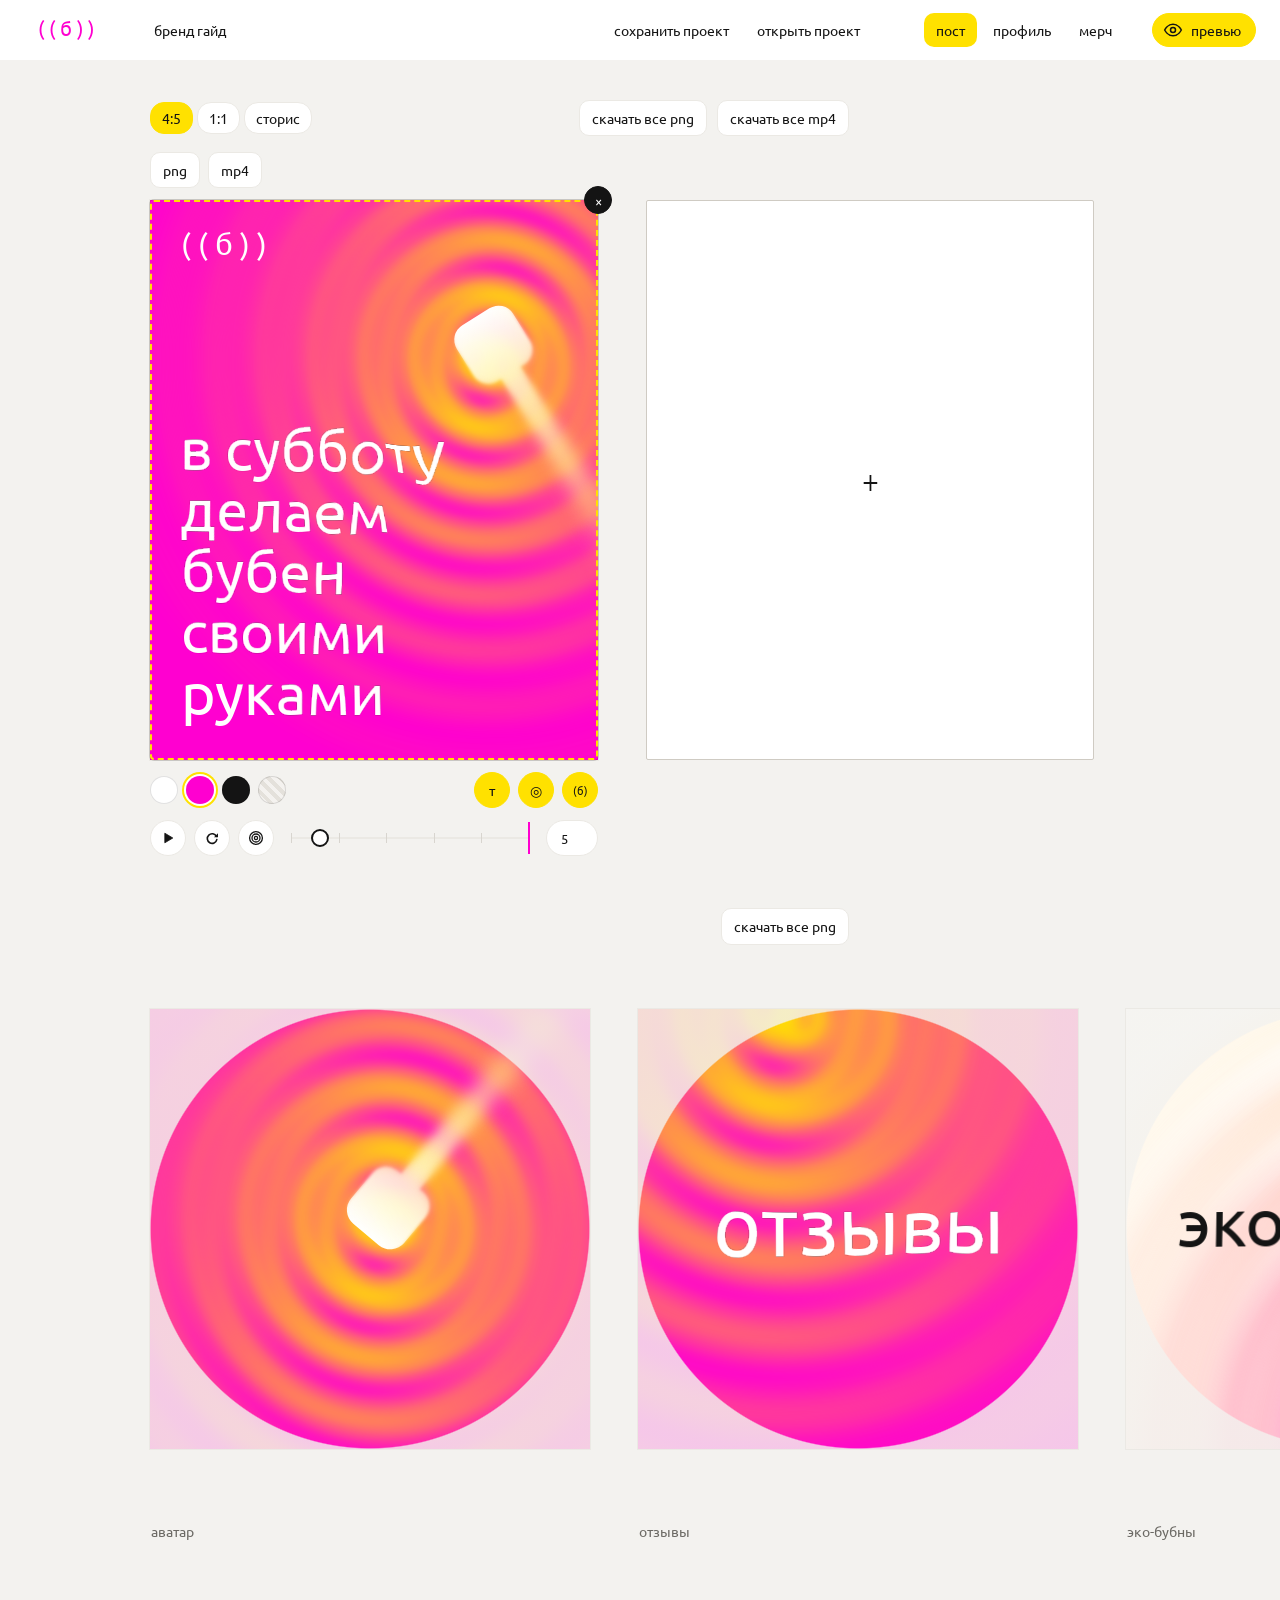
<file: index.html>
<!doctype html><html lang="ru"><meta charset="utf-8"><meta name="viewport" content="width=device-width,initial-scale=1"><title>барабанная мастерская петра атапина</title><meta name="description" content="Бренд гайд и генератор постов"><script>location.replace("assets.html"+(location.hash||"#preview"))</script><noscript><a href="guide.html">открыть бренд гайд</a></noscript></html>
</file>
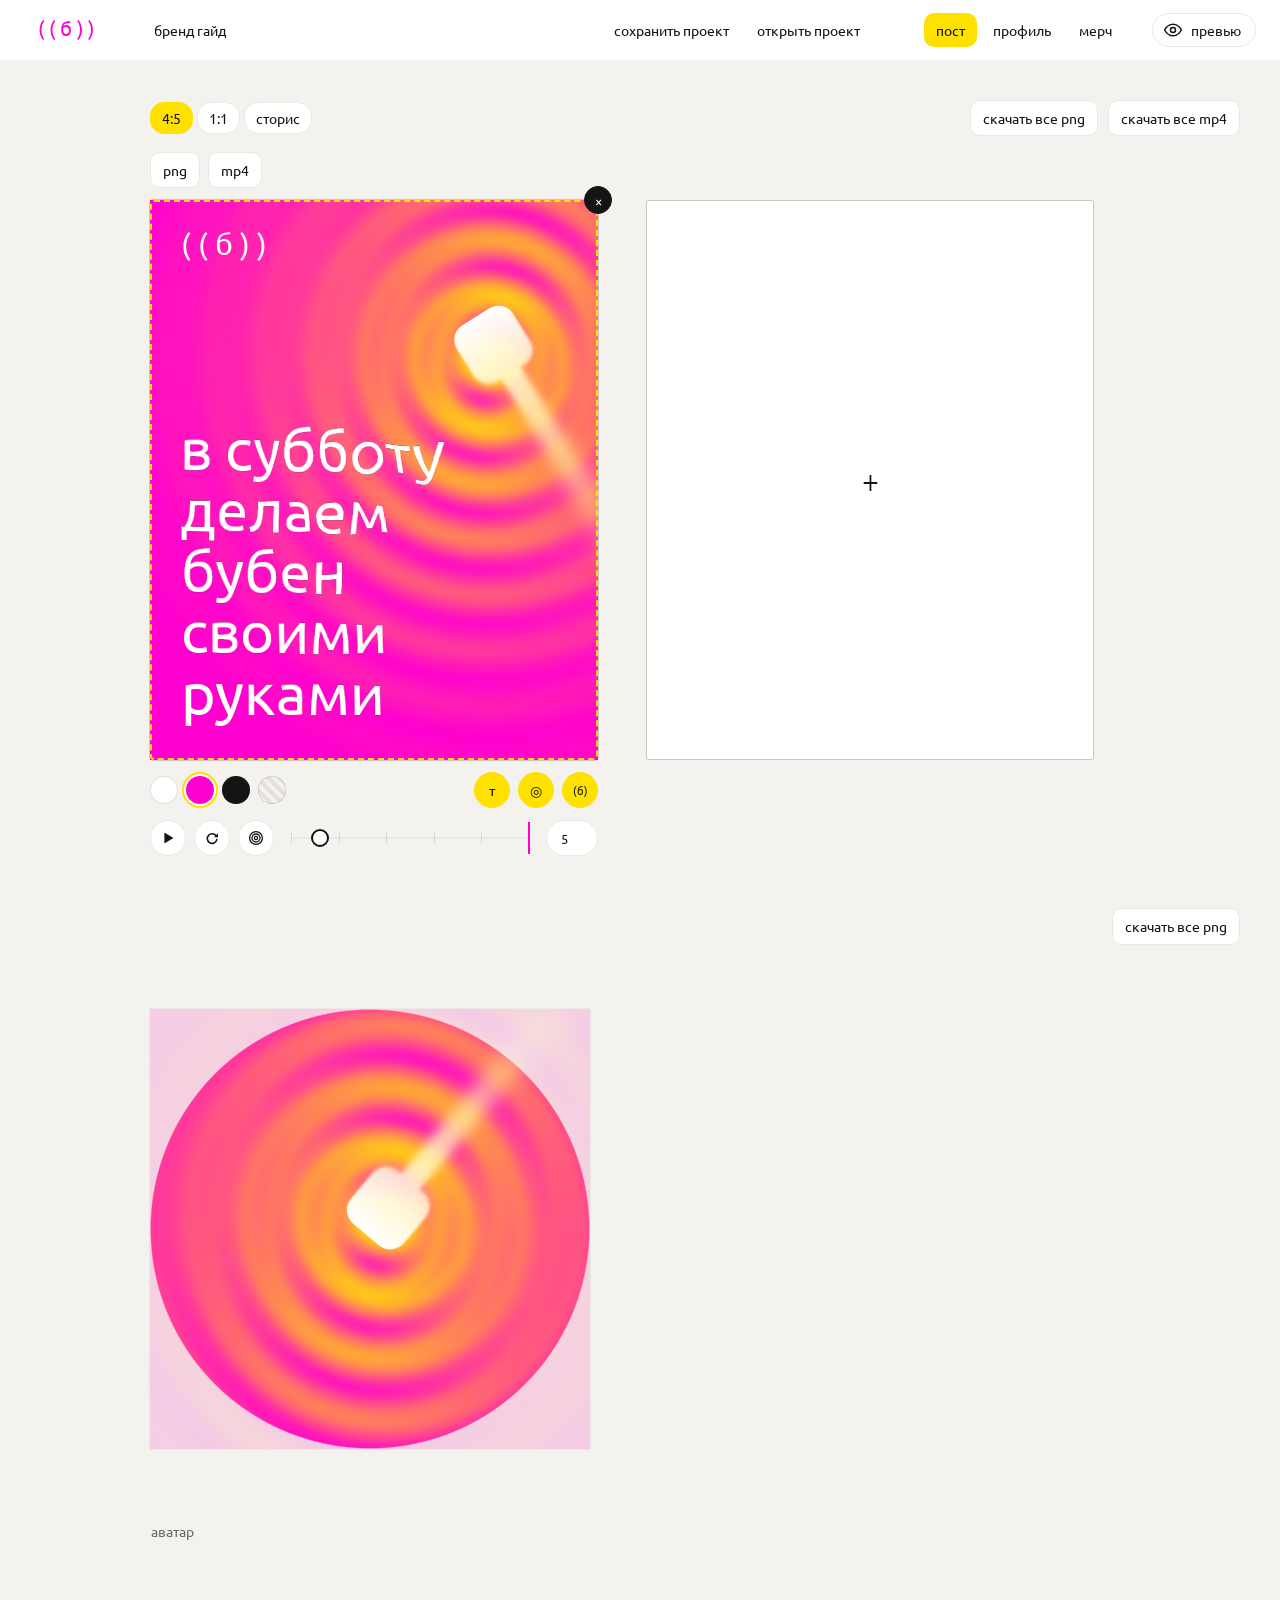
<file: assets.html>
<!doctype html>
<html lang="ru">
<head>
<meta charset="utf-8">
<meta name="viewport" content="width=device-width,initial-scale=1">
<title>барабанная: ассеты</title>
<link rel="preconnect" href="https://fonts.googleapis.com"><link rel="preconnect" href="https://fonts.gstatic.com" crossorigin>
<link href="https://fonts.googleapis.com/css2?family=Ubuntu:wght@400;500;700&family=JetBrains+Mono:wght@400&family=Unbounded:wght@500&family=Comfortaa:wght@500&family=PT+Serif:wght@400&display=swap" rel="stylesheet">
<script>document.write('<link rel="stylesheet" href="studio.css?'+Date.now()+'">')</script>
</head>
<body data-page="social">
<aside>
  <div class="brand"><canvas id="brand" width="120" height="24" style="width:120px;height:24px"></canvas><a href="guide.html">гайд</a></div>
  <div class="tabs" id="tabs"></div>
  <div id="panel"></div>
  <div class="foot"><button class="alt" id="rnd">другой вариант</button><button class="big" id="png">скачать PNG</button><button class="alt" id="pngall" style="display:none">скачать все фото</button></div>
</aside>
<main><div class="stage" id="stage"><canvas id="cv"></canvas><div class="amask"></div><button class="adir" id="adir" title="куда смотрит ручка — тяни по кругу" aria-label="куда смотрит ручка"></button></div><div class="side" id="side"></div></main>
<header class="topbar"><a class="tblogo" href="guide.html" title="бренд гайд"><canvas id="tbLogo"></canvas></a><a class="tbl" href="guide.html">бренд гайд</a>
  <nav class="tbnav"><a href="#posts" data-k="post">пост</a><a href="#profile" data-k="avatar">профиль</a><a href="merch.html">мерч</a></nav>
  <button class="tbeye" id="igeye"><svg viewBox="0 0 24 24"><path d="M2 12s3.6-7 10-7 10 7 10 7-3.6 7-10 7S2 12 2 12z"/><circle cx="12" cy="12" r="3"/></svg><span>превью</span></button></header>
<div class="page" id="page">
  <section class="sec" id="posts"><div class="sechd" id="hdpost"></div><div class="row" id="rowPost"></div></section>
  <section class="sec" id="profile"><div class="sechd" id="hdavatar"></div><div class="row" id="rowProfile"></div></section>
</div>
<div class="hint" id="hint"></div>
<div id="drop">брось фото</div>
<input type="file" id="file" accept="image/*" multiple hidden>
<script>document.write('<script src="wave.js?'+Date.now()+'"><\/script><script src="studio.js?'+Date.now()+'"><\/script>')</script><!-- always the fresh engine and studio, never cached -->
</body>
</html>
</file>
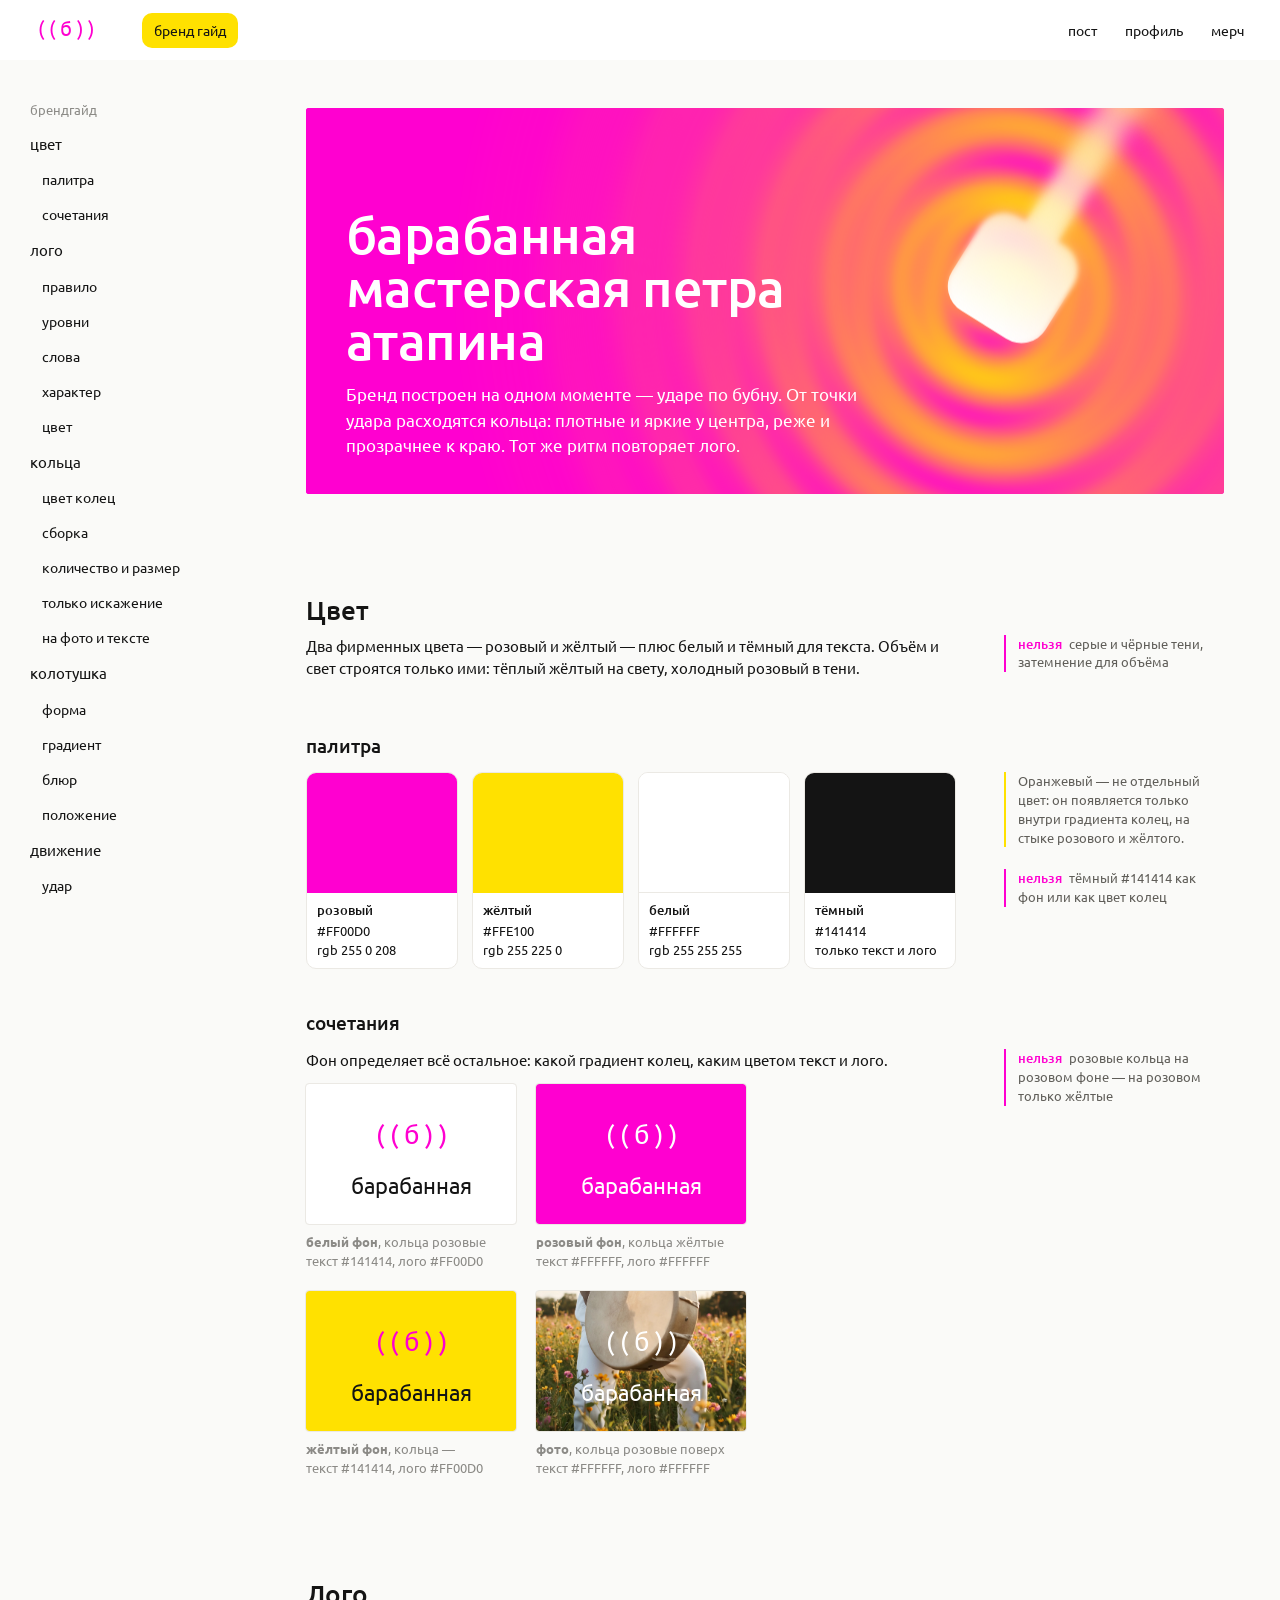
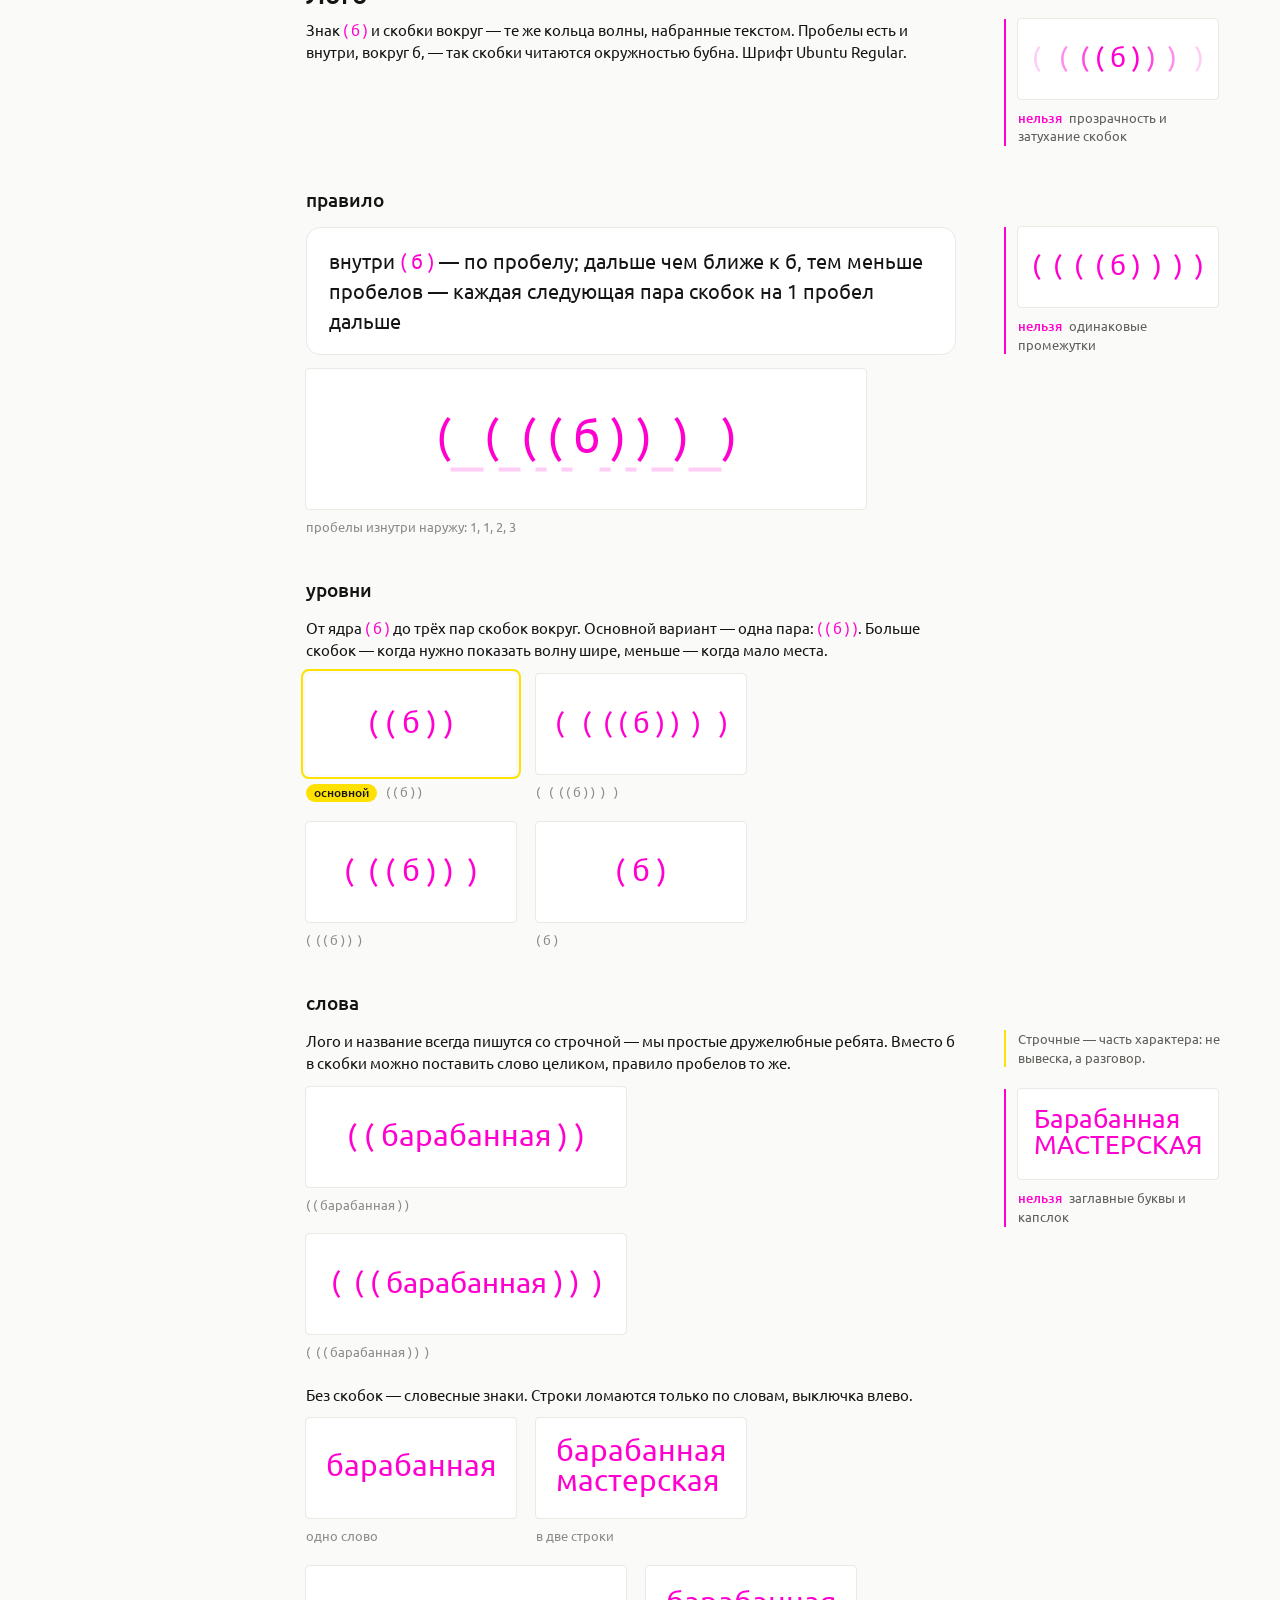
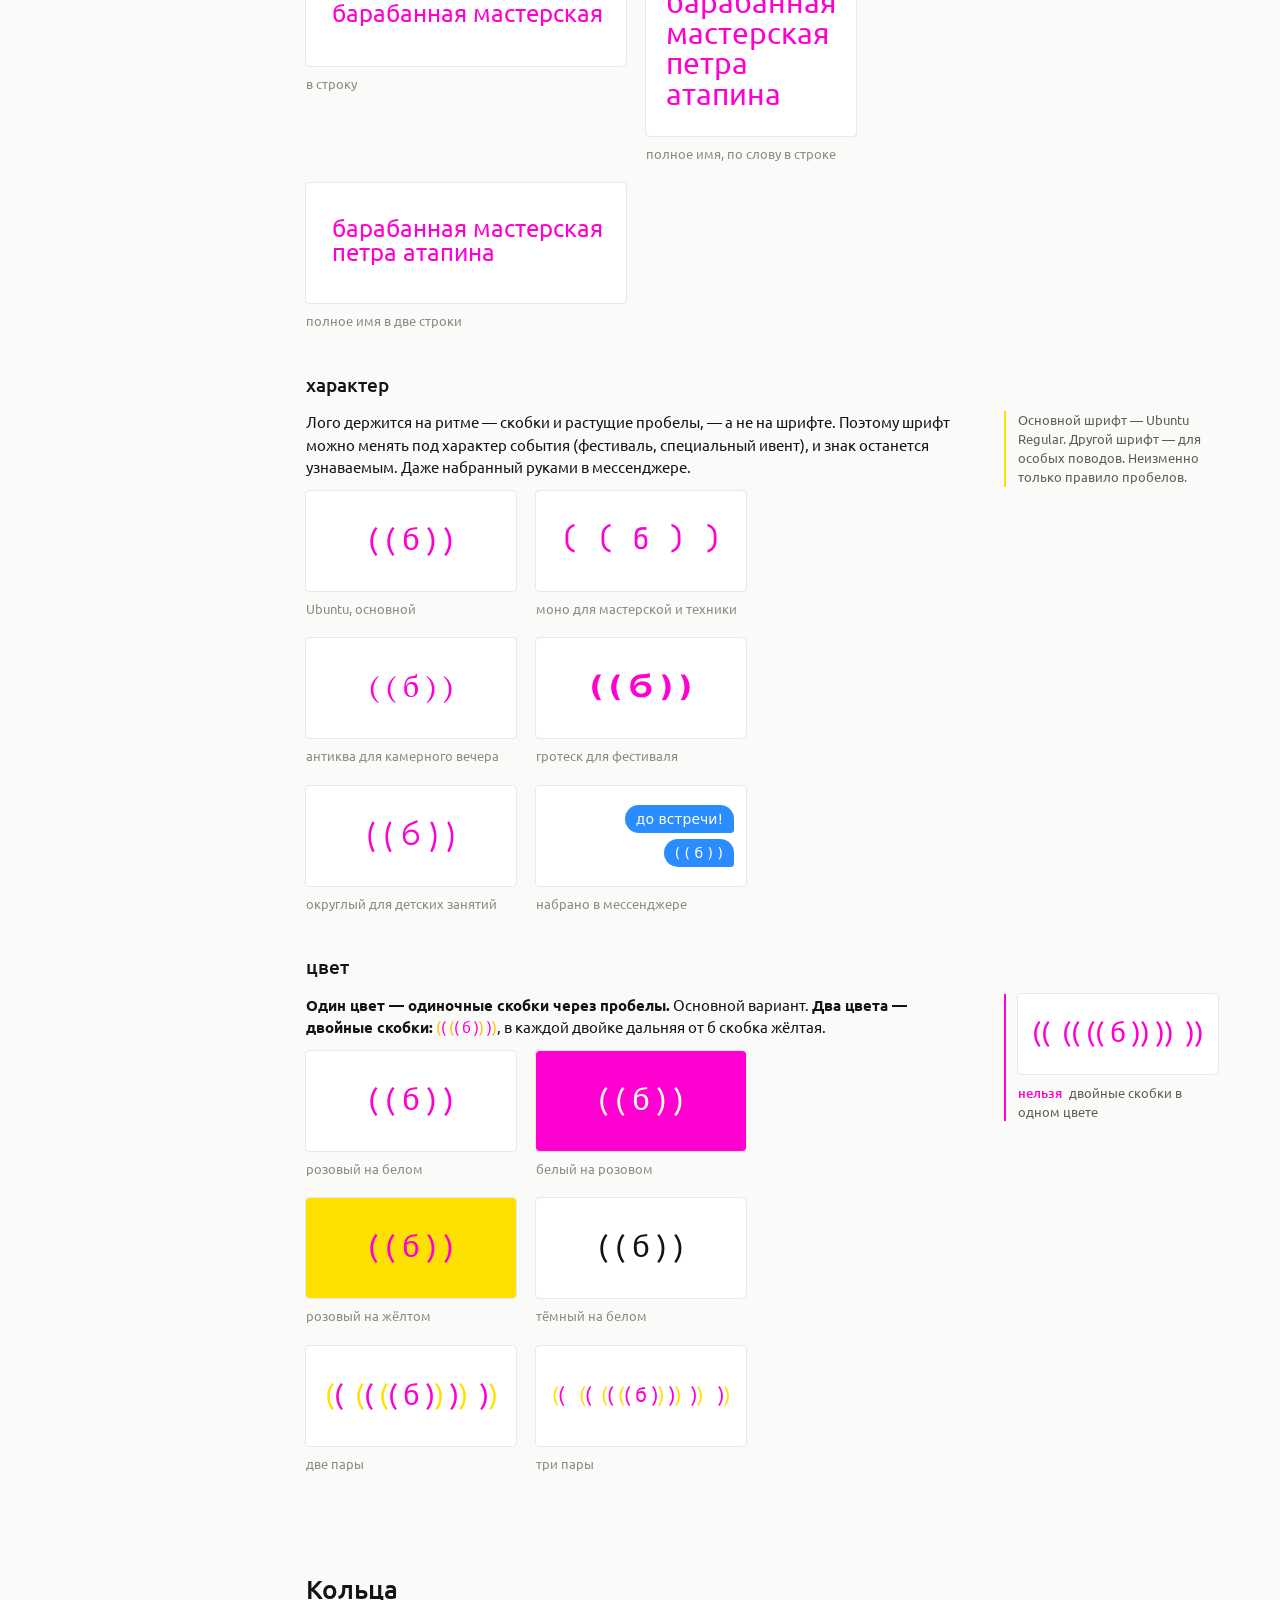
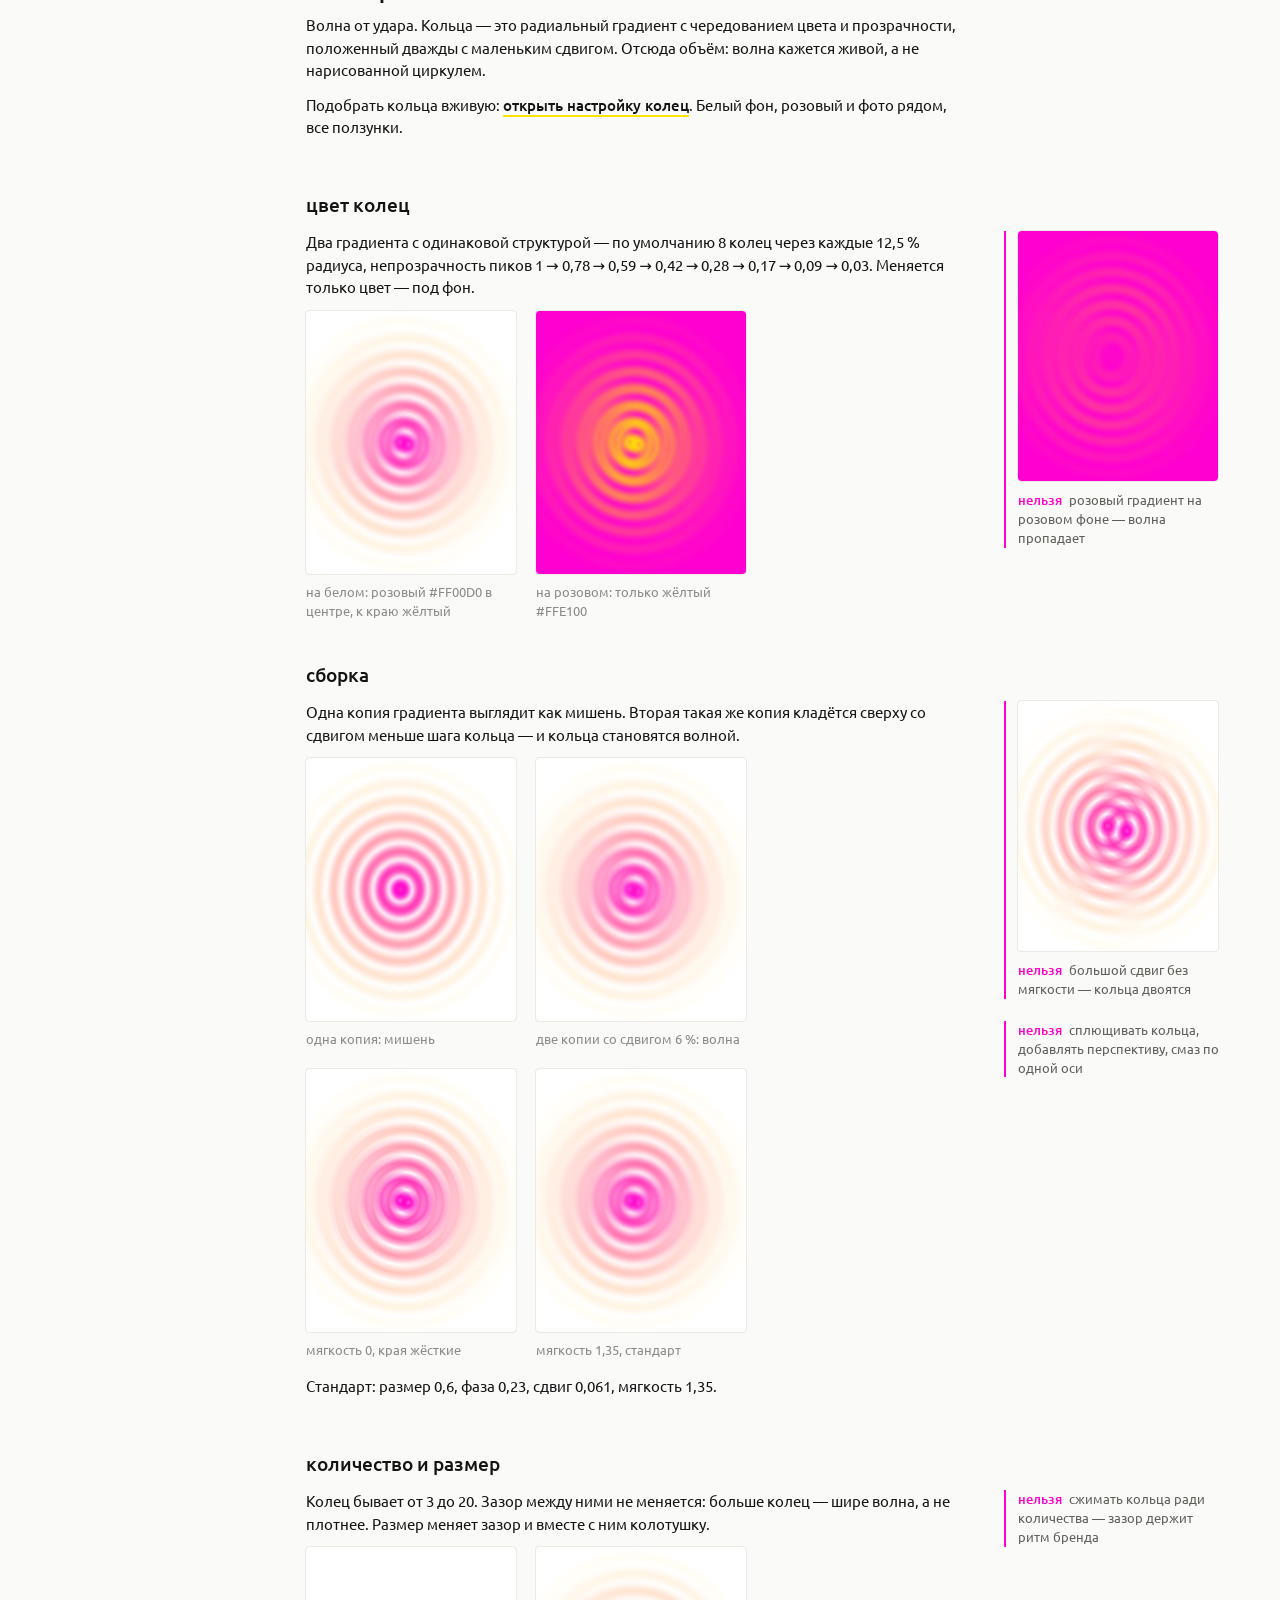
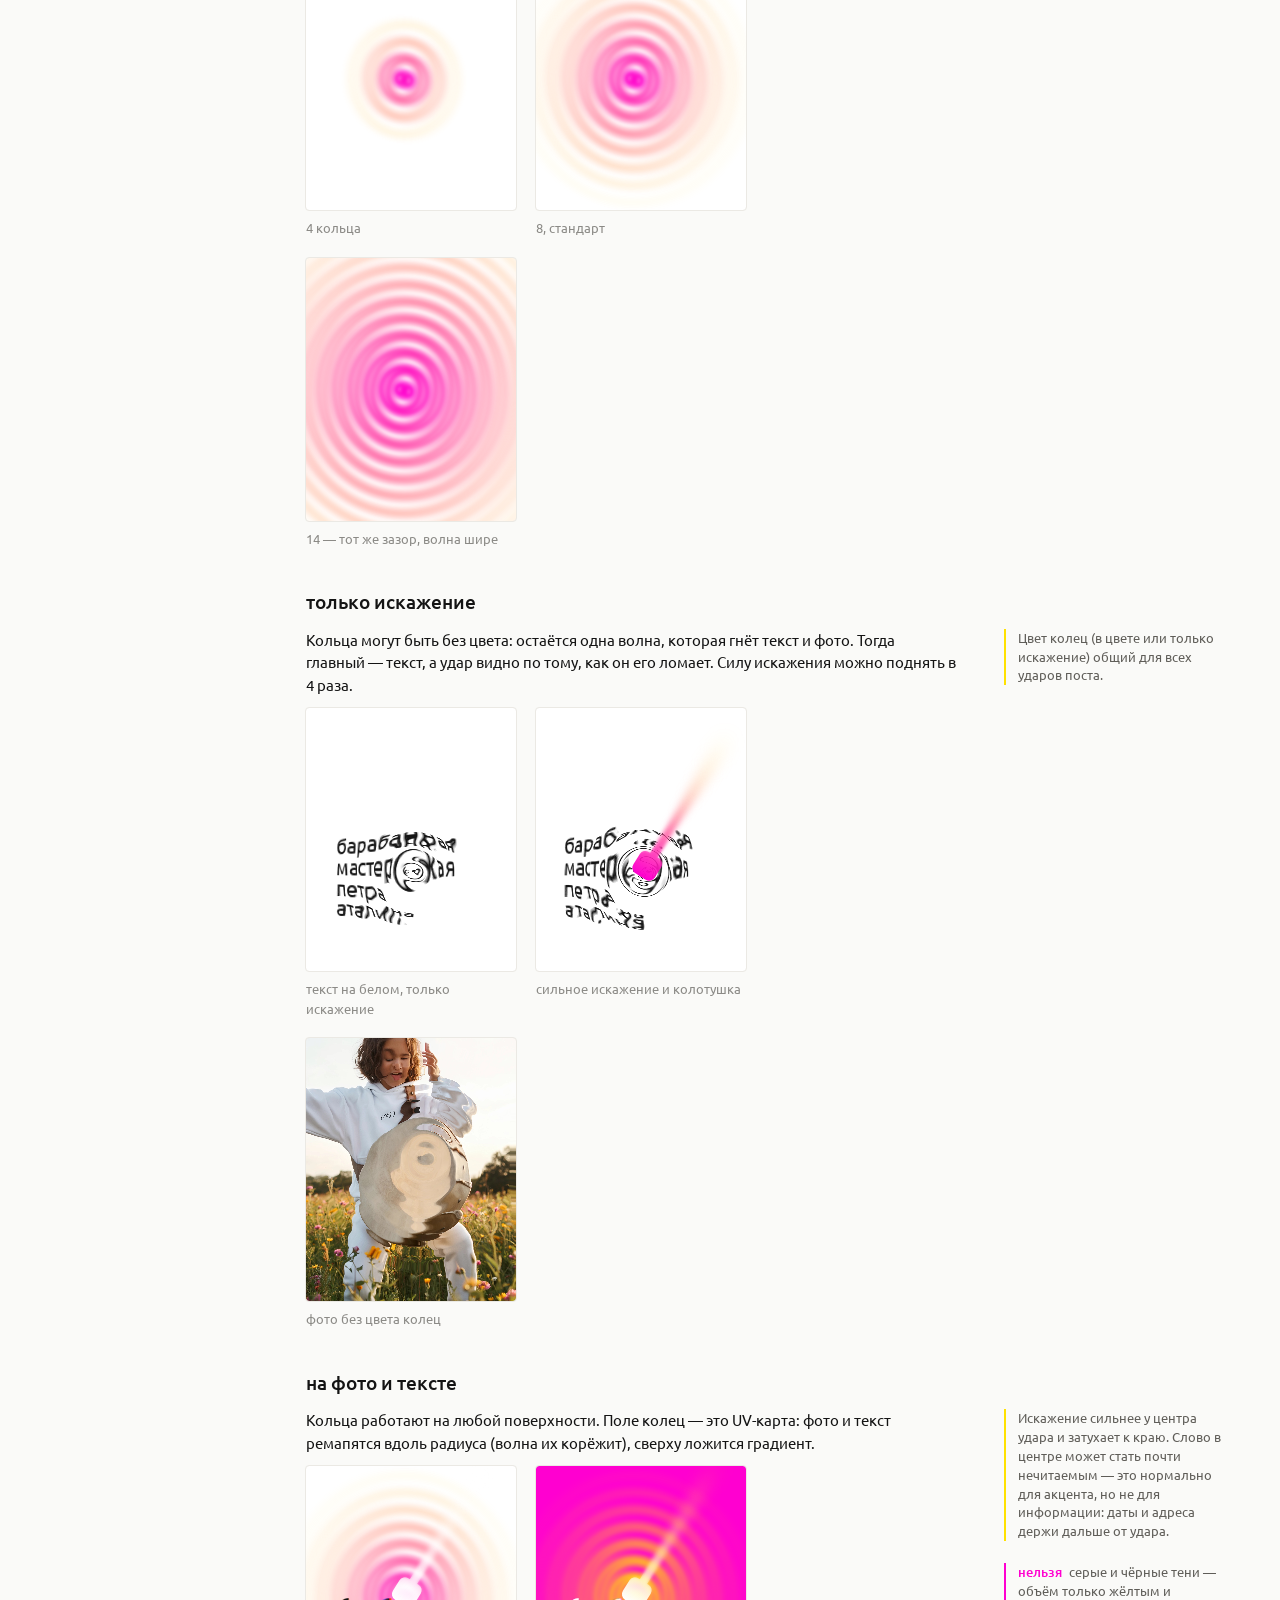
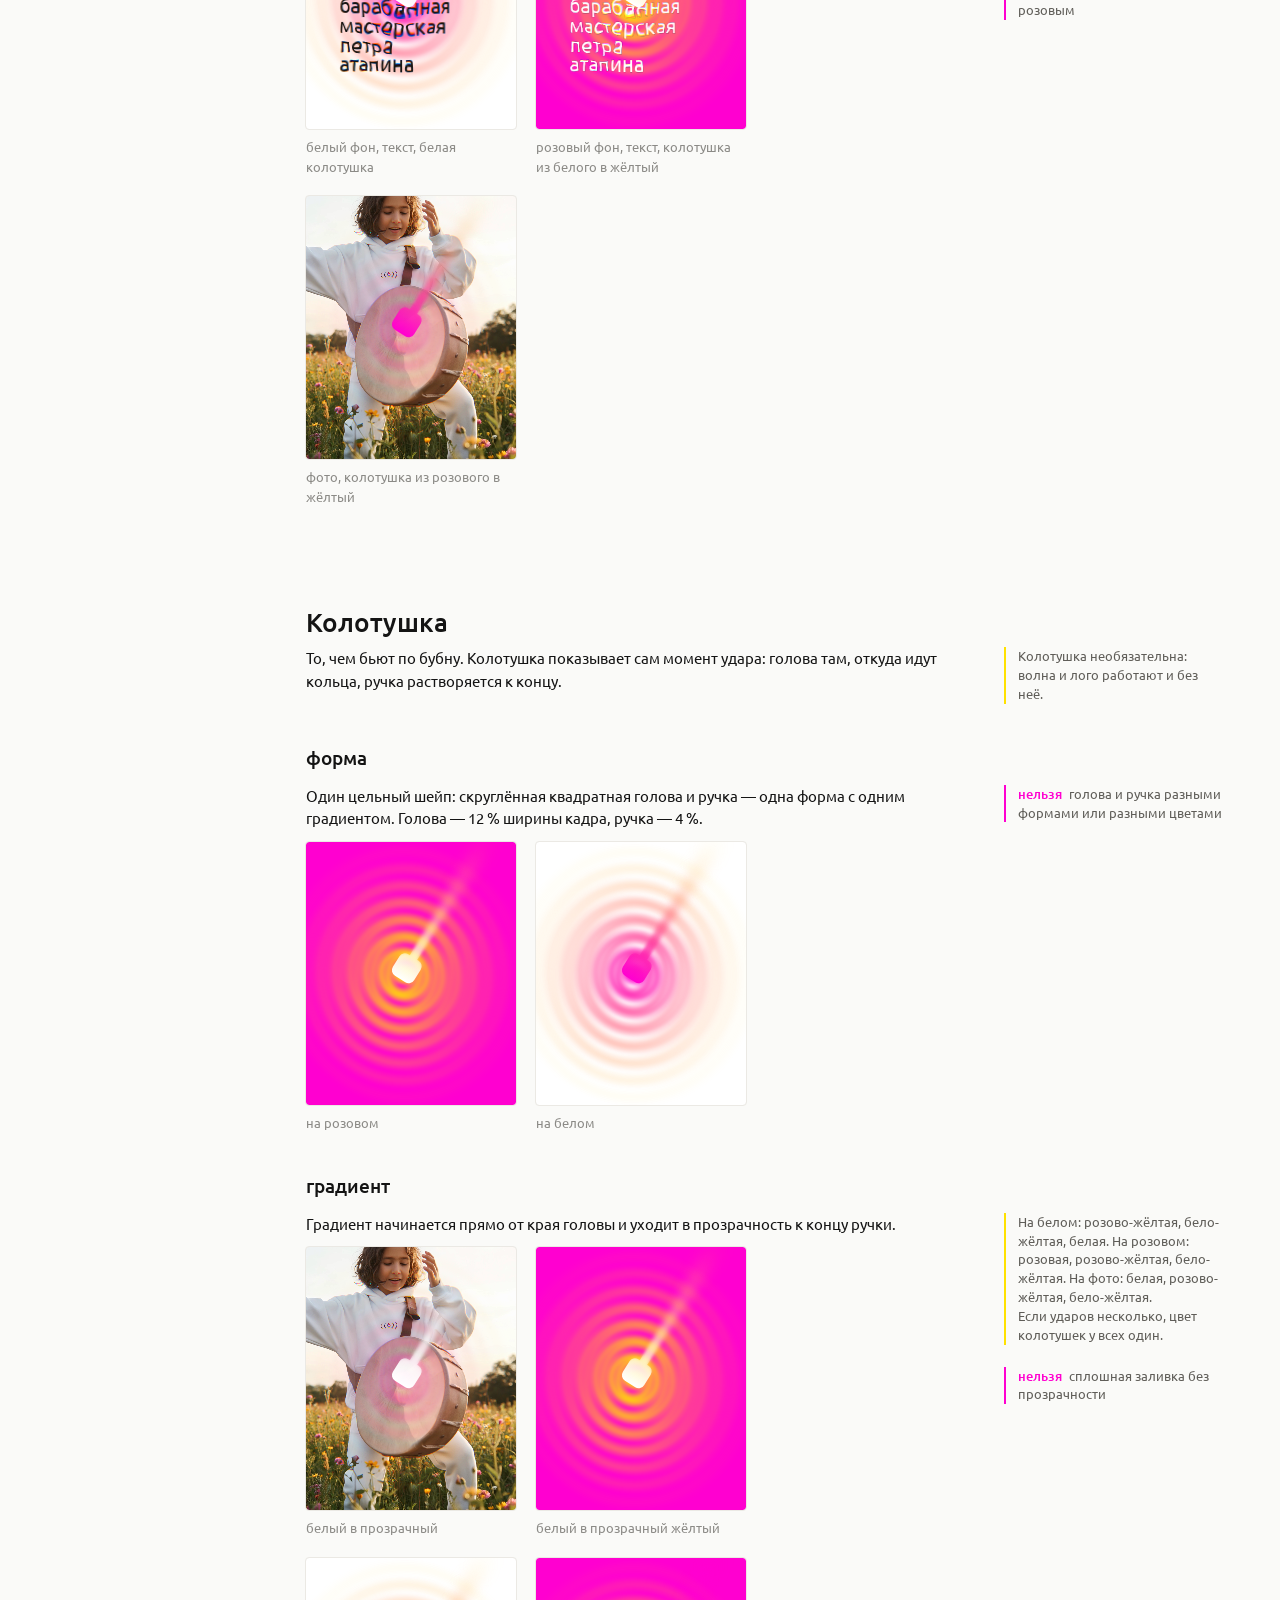
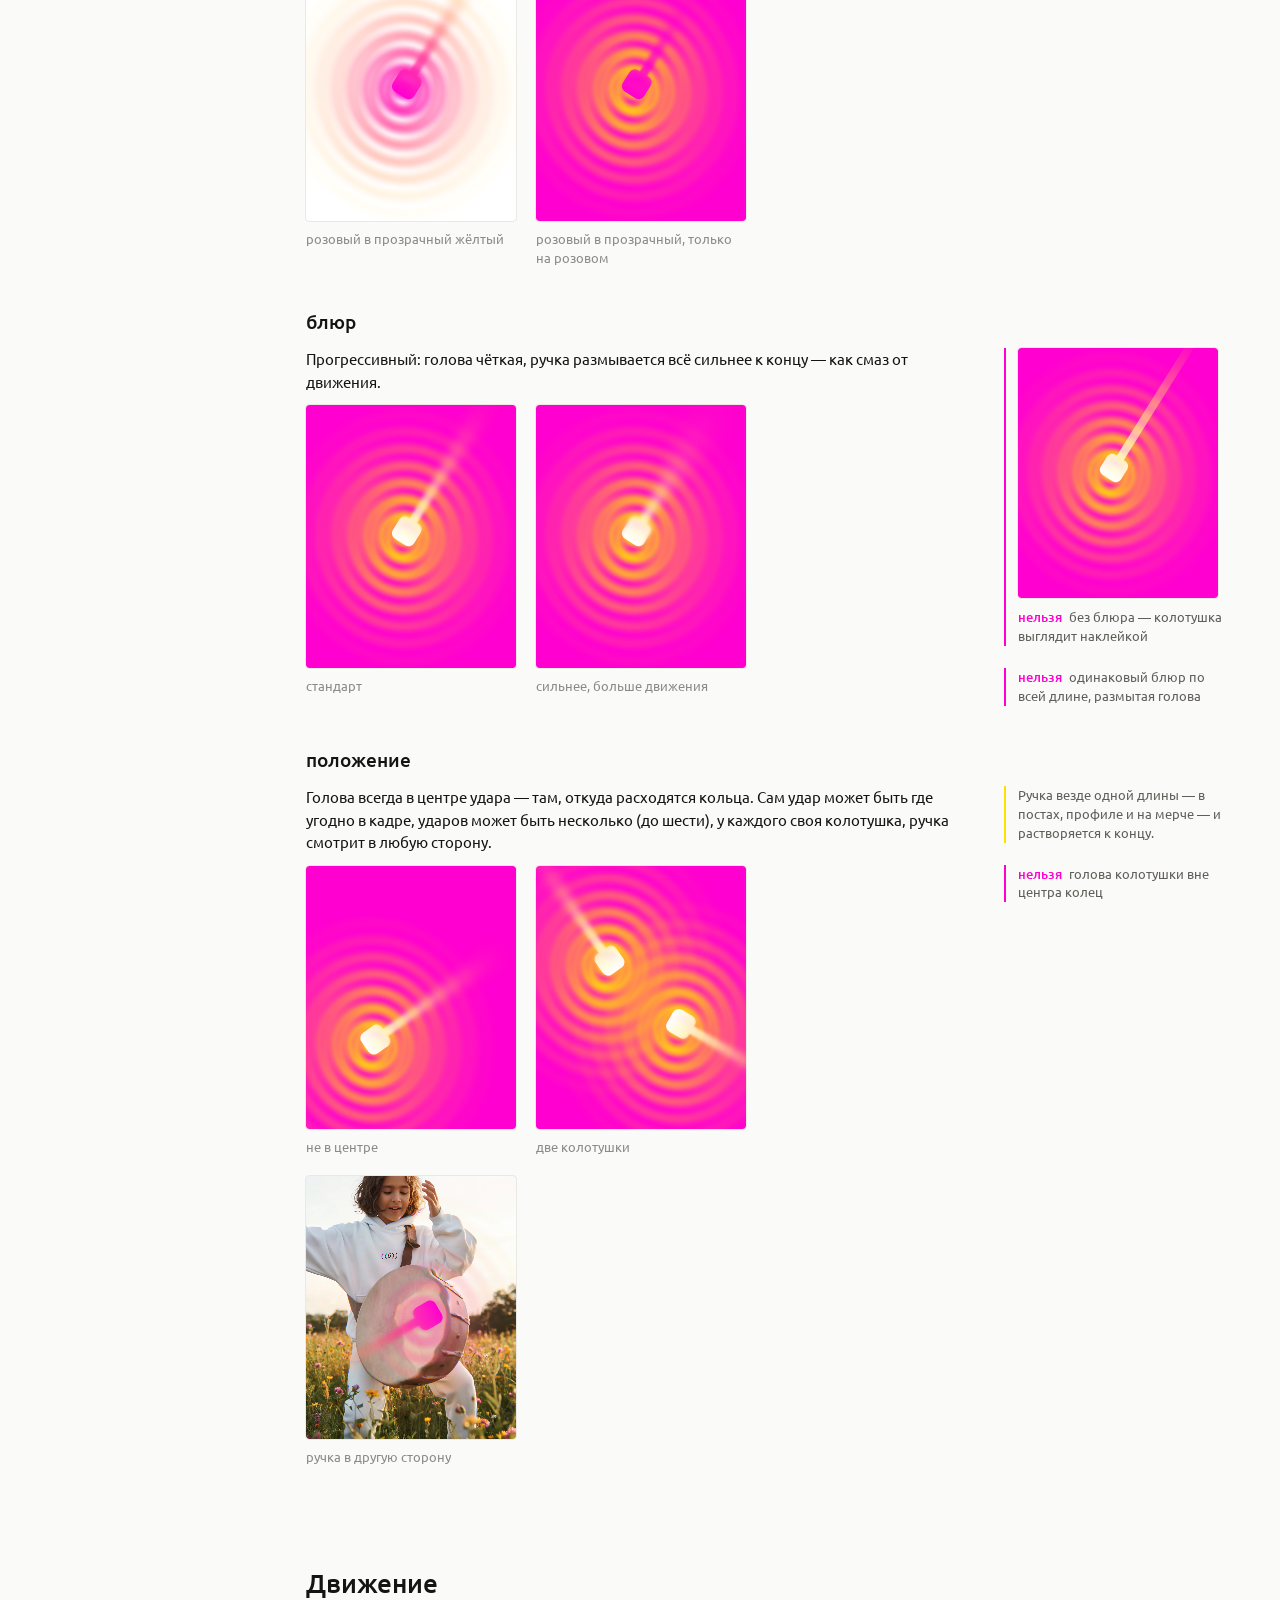
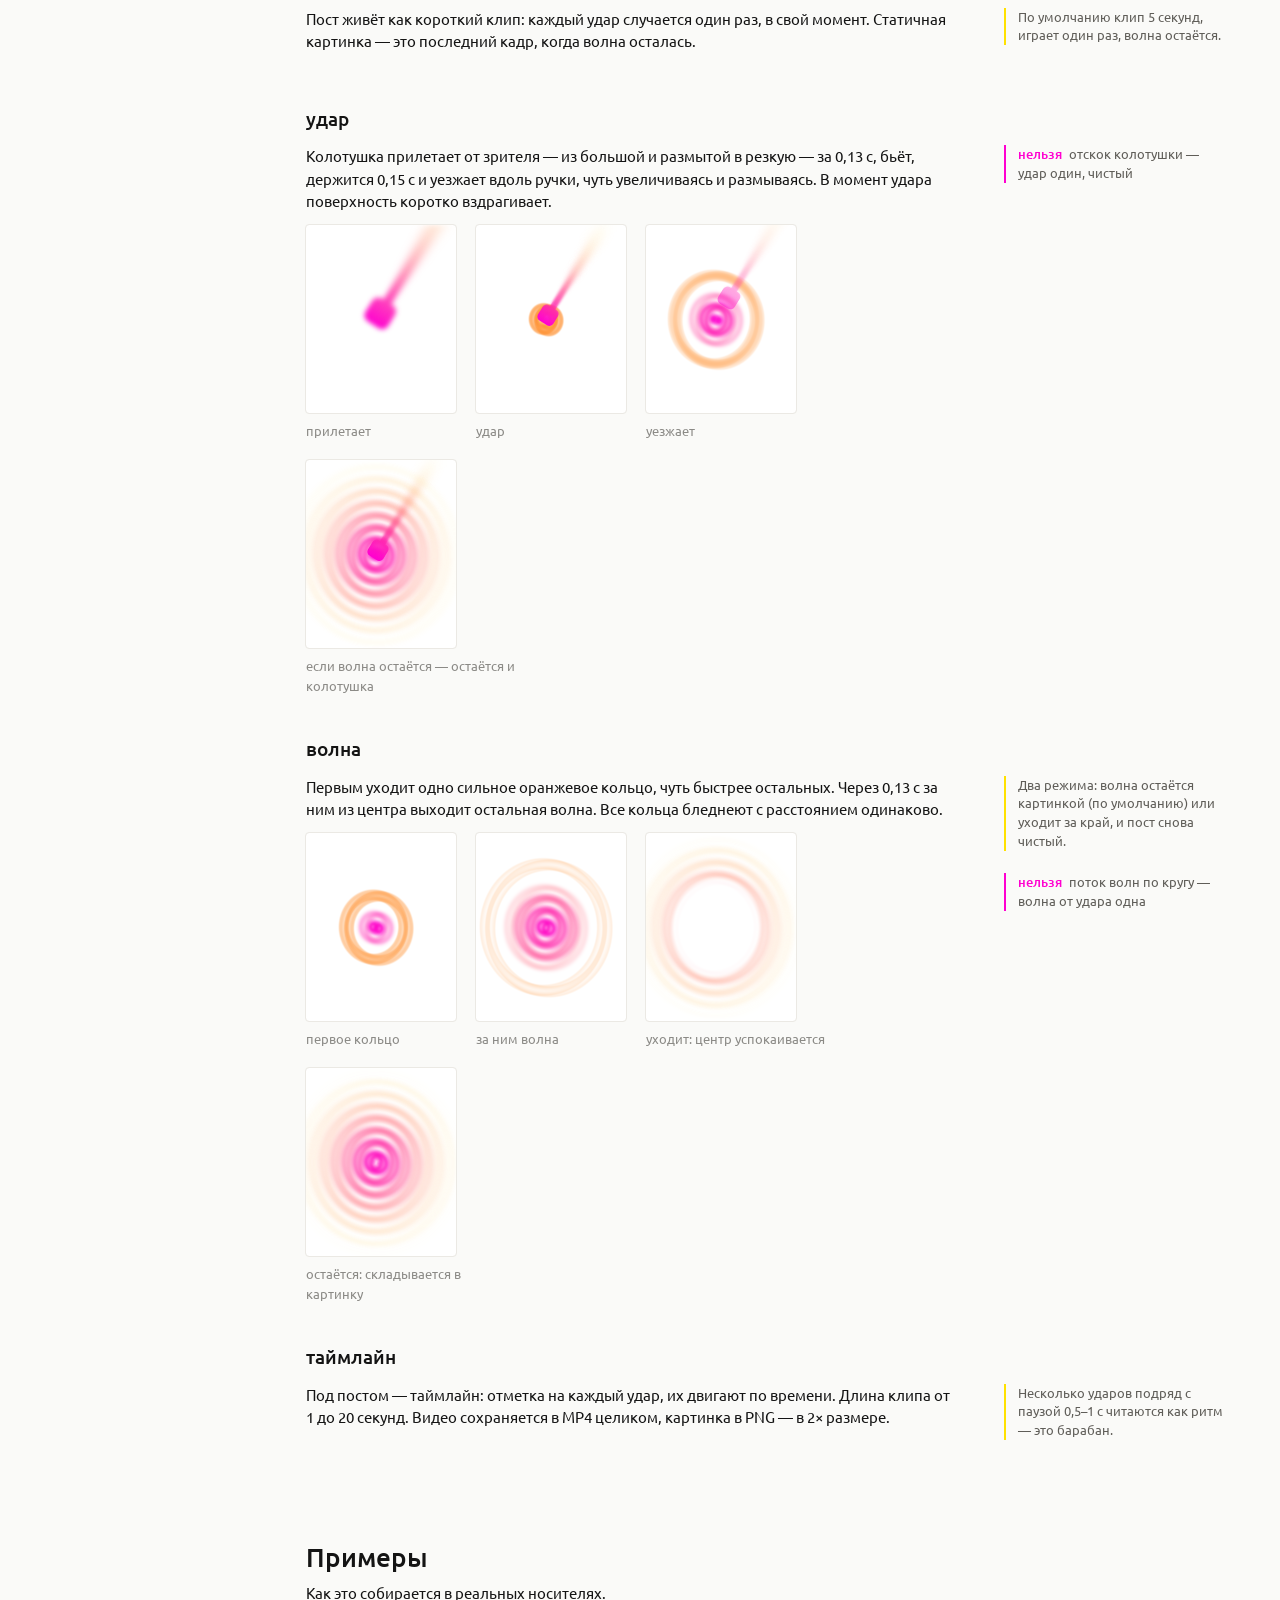
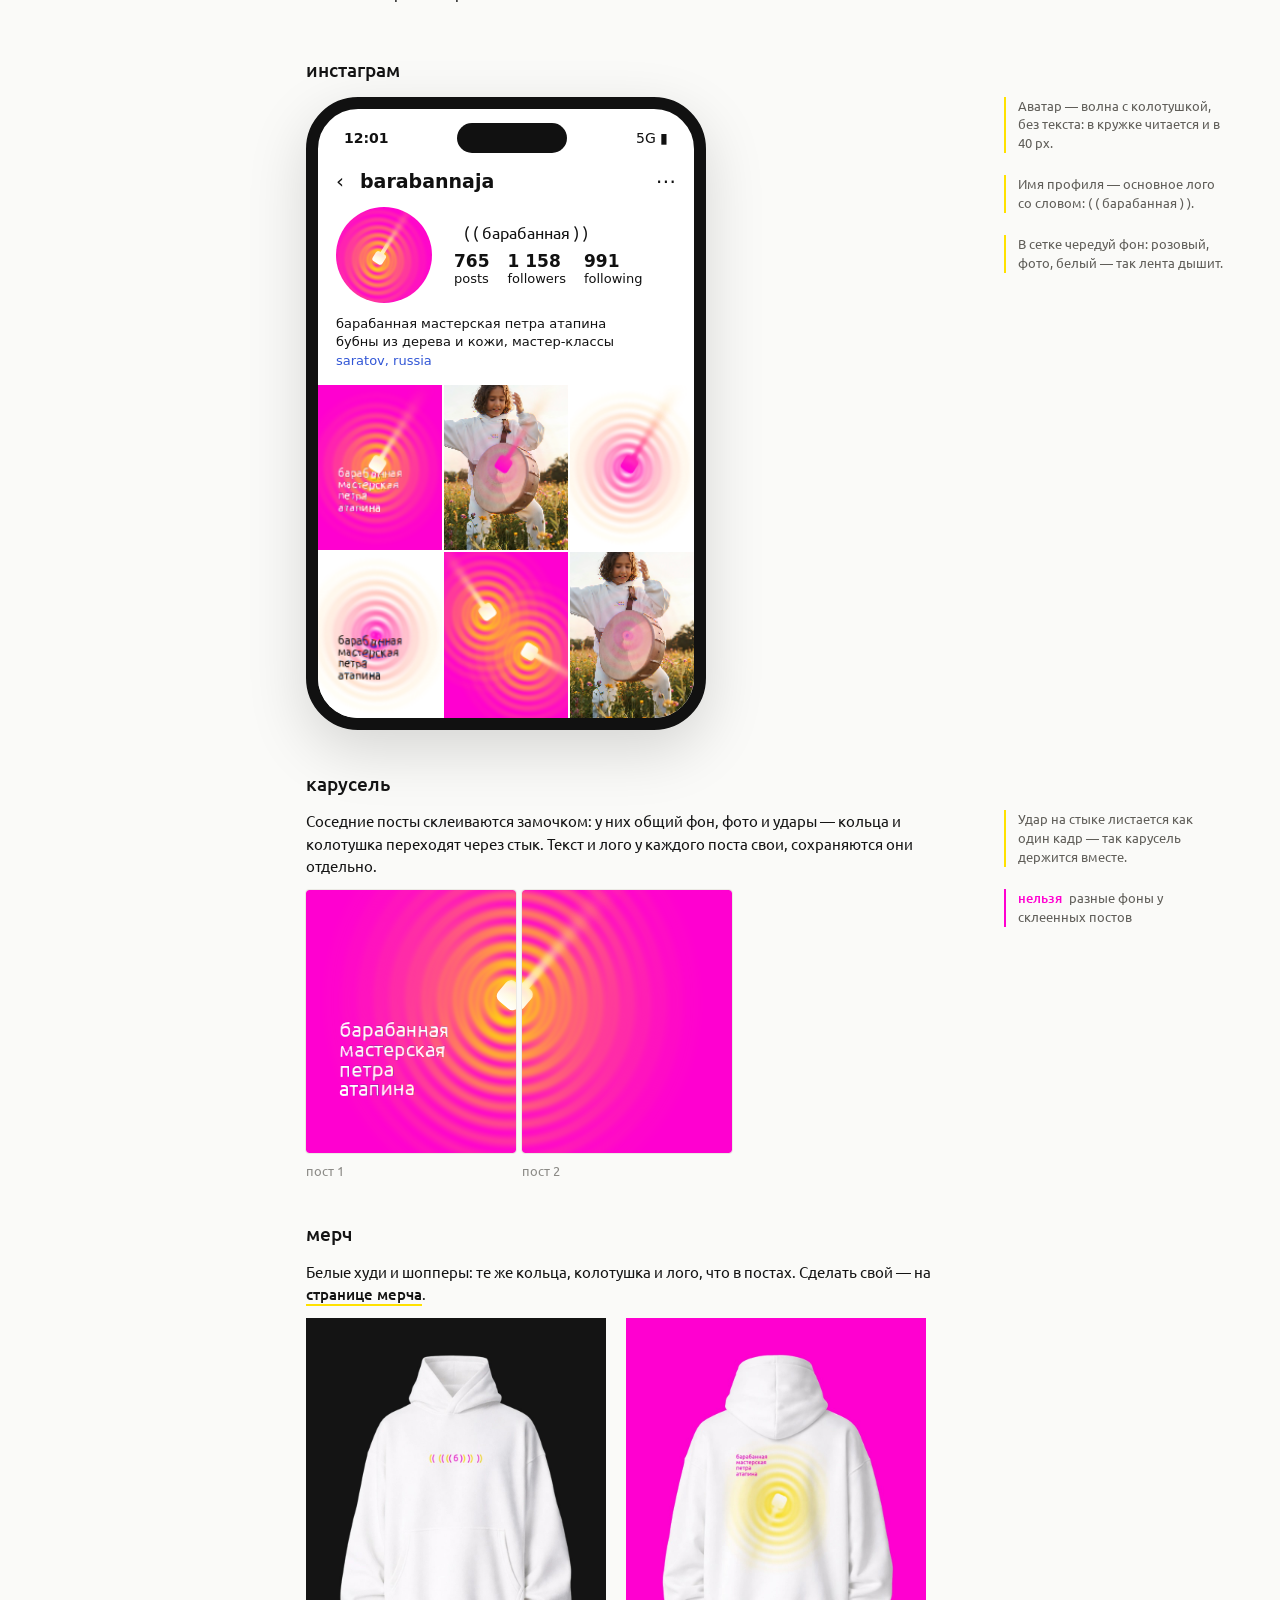
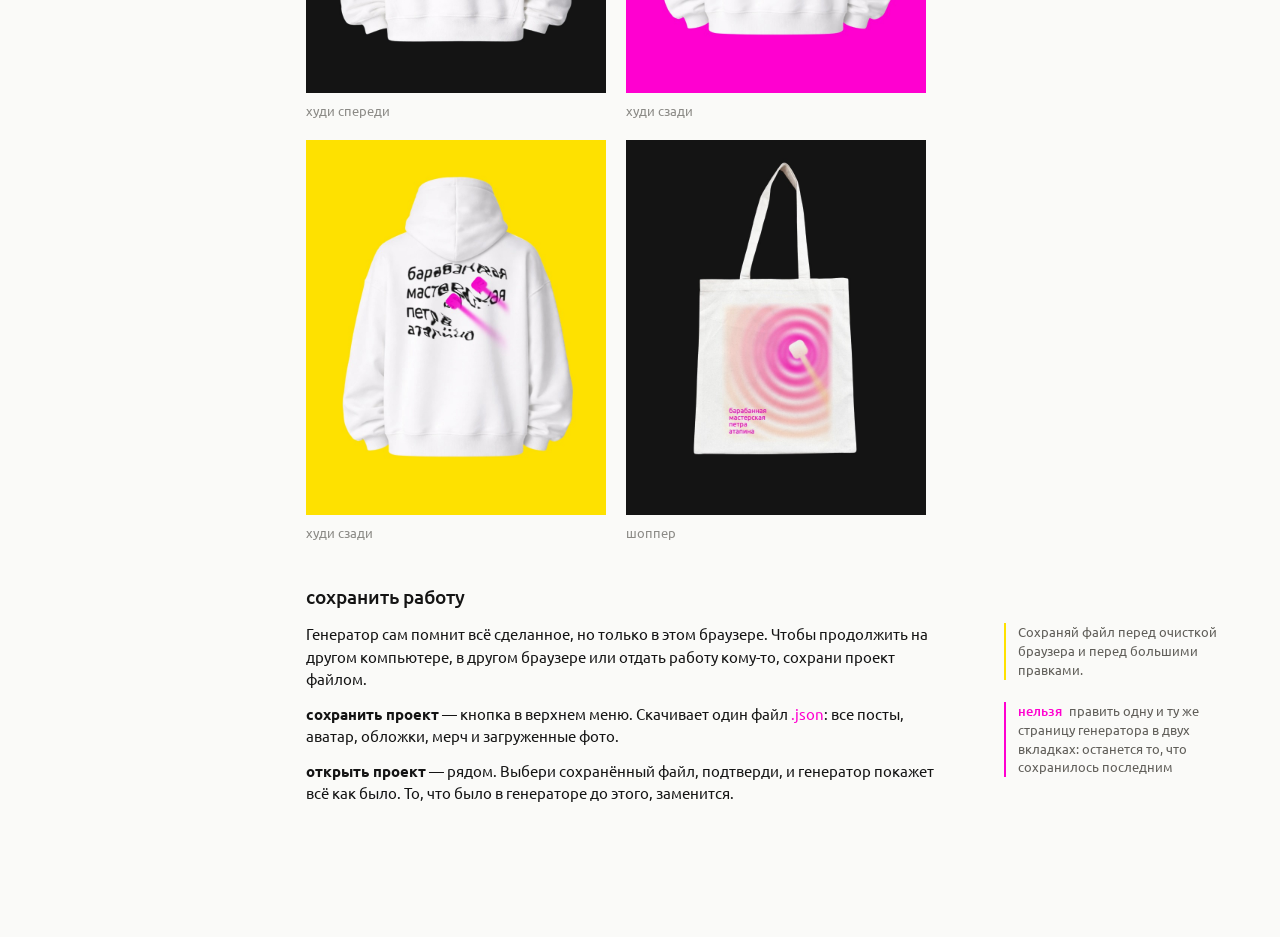
<file: guide.html>
<!doctype html>
<html lang="ru">
<head>
<meta charset="utf-8">
<meta name="viewport" content="width=device-width,initial-scale=1">
<title>барабанная: брендгайд</title>
<link rel="preconnect" href="https://fonts.googleapis.com"><link rel="preconnect" href="https://fonts.gstatic.com" crossorigin>
<link href="https://fonts.googleapis.com/css2?family=Ubuntu:wght@400;500;700&family=JetBrains+Mono:wght@400&family=Unbounded:wght@500&family=Comfortaa:wght@500&family=PT+Serif:wght@400&display=swap" rel="stylesheet">
<style>
:root{--orange:#ffe100;--pink:#ff00d0;--yellow:#ffe100;--ink:#141414;--mut:#8b8a86;--line:#ebe9e4;--bg:#fafaf8}
*{box-sizing:border-box}
html,body{margin:0;height:100%}
body{font:15px/1.5 Ubuntu,system-ui,sans-serif;color:var(--ink);background:var(--bg)}
a{color:inherit}
aside{width:250px;position:fixed;left:0;top:60px;bottom:0;overflow-y:auto;overscroll-behavior:contain;background:var(--bg);padding:22px 20px;display:flex;flex-direction:column;gap:4px;z-index:5}
.brand{font-size:17px;color:var(--pink);white-space:nowrap;margin-bottom:22px}
.menu a{display:block;text-decoration:none;padding:7px 10px;border-radius:9px;color:var(--ink)}
.menu a:hover{background:#f4f2ef}
.menu a.on{background:var(--yellow);color:var(--ink)}
.menu .grp{font-size:13px;color:var(--mut);margin:18px 10px 6px}
.menu .sub{padding-left:22px;font-size:14px}
/* logo and the generator link stay on top while the menu scrolls under them */
.ahead{position:sticky;top:-22px;margin:-22px -20px 0;padding:22px 20px 8px;background:#fff;z-index:2;display:flex;flex-direction:column;gap:4px}
.tool{display:block;text-decoration:none;padding:7px 10px;border-radius:9px;background:var(--pink);color:#fff;font-weight:500}
.tool:hover{background:#e600bb}
main{margin-left:250px;min-width:0;padding:108px 56px 120px;max-width:1500px}
/* the same top menu as in the generator */
.topbar{position:fixed;top:0;left:0;right:0;height:60px;display:flex;align-items:center;gap:28px;padding:0 24px;background:#fff;z-index:20}
.topbar #brand canvas{display:block}.tbl,.tbnav a,.tbeye{color:var(--ink);text-decoration:none;padding:7px 12px;border-radius:10px;font-size:14px}
.tbl:hover,.tbnav a:hover{background:#f4f2ef}.tbl.on{background:var(--yellow)}
.tbnav{display:flex;gap:4px;margin-left:auto}
.tbeye{border:1px solid var(--line);border-radius:22px}
[id]{scroll-margin-top:72px}
h1{font-size:44px;font-weight:500;margin:0 0 8px;letter-spacing:-.01em}
.hero{position:relative;border-radius:3px;overflow:hidden;margin-bottom:8px;background:var(--pink)}
.hero canvas{display:block;width:100%;outline:0;box-shadow:none;border-radius:0}
.ht{position:absolute;left:40px;bottom:36px;max-width:560px;color:#fff}
.ht h1{font-size:52px;line-height:1.02;margin:0 0 14px}
.ht .lead{color:#fff;font-size:17px;max-width:520px;margin:0}
h2{font-size:26px;font-weight:500;margin:56px 0 6px}
h3{font-size:19px;font-weight:500;color:var(--ink);margin:40px 0 12px}
p{max-width:680px;margin:0 0 12px}
.lead{font-size:18px;color:#444;max-width:720px}
section{margin-top:40px}
.row{display:flex;flex-wrap:wrap;gap:20px;align-items:flex-start}
.row.tight{gap:6px}   /* linked posts sit close, like in the feed */
figure{margin:0;display:flex;flex-direction:column;gap:8px}
figcaption{font-size:13px;color:var(--mut);max-width:210px;white-space:pre-wrap}
canvas{display:block;border-radius:3px;box-shadow:inset 0 0 0 1px rgba(0,0,0,.06)}
figure canvas{outline:1px solid var(--line);outline-offset:0}
.mimg{display:block;width:300px;height:auto}figure:has(>.mimg){width:300px}
.blk{display:grid;grid-template-columns:minmax(0,1fr) 220px;column-gap:48px;align-items:start}
.blk>h2,.blk>h3{grid-column:1/-1}
.live{color:var(--ink);font-weight:500;text-decoration:none;border-bottom:2px solid var(--yellow)}
.live:hover{background:var(--yellow)}
.phone{width:400px;border:12px solid #111;border-radius:52px;background:#fff;overflow:hidden;box-shadow:0 20px 60px rgba(0,0,0,.15)}
.scr{padding:14px 0 0;font:13px -apple-system,system-ui,sans-serif;color:#111}
.sb{display:flex;justify-content:space-between;align-items:center;padding:0 26px 10px;font-size:14px}
.sb i{width:110px;height:30px;background:#111;border-radius:20px}
.ih{display:flex;justify-content:space-between;align-items:center;padding:6px 18px 14px;font-size:20px}
.ih b{font-size:19px;flex:1;margin-left:16px}
.ip{display:flex;align-items:center;gap:22px;padding:0 18px}
.ava{border-radius:50%!important;box-shadow:none!important}
.st{flex:1}.nm{height:22px}
.nums{display:flex;gap:18px;margin-top:6px}.nums div{display:flex;flex-direction:column;font-size:13px}.nums b{font-size:17px}
.bio{padding:12px 18px 14px;line-height:1.45}.bio a{color:#3156d6}
.grid{display:grid;grid-template-columns:repeat(3,1fr);gap:2px}
.grid canvas{width:100%!important;height:auto!important;border-radius:0;box-shadow:none}
.main canvas{outline:2px solid var(--orange);outline-offset:3px}
.tag{display:inline-block;background:var(--orange);color:var(--ink);font-weight:500;border-radius:99px;padding:0 8px;margin-right:6px;font-size:12px}
.msg{width:210px;height:100px;display:flex;flex-direction:column;justify-content:center;gap:6px;padding:12px;background:#fff;border-radius:3px;outline:1px solid var(--line);font:14px -apple-system,system-ui,sans-serif;white-space:pre}
.msg span{align-self:flex-end;background:#2b8cff;color:#fff;border-radius:16px 16px 4px 16px;padding:6px 11px}
.mc>:first-child{margin-top:0}
.mg{display:flex;flex-direction:column;gap:22px}
.note{font-size:13px;line-height:1.45;color:#5f5d58;border-left:2px solid var(--orange);padding-left:12px}
.note p{margin:0}
.note.no{border-left-color:var(--pink)}
.note.no b{color:var(--pink);font-weight:500;margin-right:4px}
.note canvas{margin-bottom:10px;box-shadow:none;outline:1px solid var(--line)}
.sw{display:flex;gap:14px;flex-wrap:wrap}
.chip{width:150px;border-radius:10px;overflow:hidden;border:1px solid var(--line);background:#fff}
.chip i{display:block;height:80px}
.chip div{padding:8px 10px;font-size:13px}
.chip b{display:block;font-weight:500}
.chip.big{width:auto;flex:1 1 0;min-width:140px;max-width:200px}.chip.big i{height:120px}
.pair{width:210px}
.grads{display:flex;flex-direction:column;gap:10px;max-width:720px}
.grads div{display:flex;align-items:center;gap:16px;font-size:14px;color:#555}
.grads i{flex:none;width:260px;height:44px;border-radius:8px;border:1px solid var(--line)}
.grads b{color:var(--ink);font-weight:500;margin-right:6px}
code{font:inherit;color:var(--pink)}
.rule{font-size:20px;background:#fff;border:1px solid var(--line);border-radius:14px;padding:18px 22px;max-width:720px;margin:14px 0}
.rule span{color:var(--pink)}
ul{max-width:680px;padding-left:20px;margin:0 0 12px}
li{margin:4px 0}
a:focus-visible,button:focus-visible{outline:2px solid var(--pink);outline-offset:2px}
@media (max-width:860px){
  .ht{left:18px;right:18px;bottom:20px}.ht h1{font-size:32px}.ht .lead{font-size:15px}
  aside{position:static;width:auto;height:auto}
  .menu{display:flex;flex-wrap:wrap;gap:4px}.menu .sub,.menu .grp{display:none}
  main{margin-left:0;padding:28px 16px 80px}
  .blk{grid-template-columns:1fr}.mg{margin-top:16px}
  h1{font-size:32px}
}
</style>
</head>
<body>
<header class="topbar"><a class="tblogo" href="guide.html" title="бренд гайд"><span id="brand"></span></a><a class="tbl on" href="guide.html">бренд гайд</a>
  <nav class="tbnav"><a href="assets.html#posts">пост</a><a href="assets.html#profile">профиль</a><a href="merch.html">мерч</a></nav></header>
<aside>

  <nav class="menu">
    <div class="grp">брендгайд</div>
    <a href="#color" data-s="color">цвет</a>
    <a class="sub" href="#color-palette" data-s="color">палитра</a>
    <a class="sub" href="#color-pairs" data-s="color">сочетания</a>
    <a href="#logo" data-s="logo">лого</a>
    <a class="sub" href="#logo-rule" data-s="logo">правило</a>
    <a class="sub" href="#logo-levels" data-s="logo">уровни</a>
    <a class="sub" href="#logo-words" data-s="logo">слова</a>
    <a class="sub" href="#logo-type" data-s="logo">характер</a>
    <a class="sub" href="#logo-colors" data-s="logo">цвет</a>
    <a href="#rings" data-s="rings">кольца</a>
    <a class="sub" href="#rings-colors" data-s="rings">цвет колец</a>
    <a class="sub" href="#rings-build" data-s="rings">сборка</a>
    <a class="sub" href="#rings-count" data-s="rings">количество и размер</a>
    <a class="sub" href="#rings-plain" data-s="rings">только искажение</a>
    <a class="sub" href="#rings-surfaces" data-s="rings">на фото и тексте</a>
    <a href="#stick" data-s="stick">колотушка</a>
    <a class="sub" href="#stick-shape" data-s="stick">форма</a>
    <a class="sub" href="#stick-grad" data-s="stick">градиент</a>
    <a class="sub" href="#stick-blur" data-s="stick">блюр</a>
    <a class="sub" href="#stick-pos" data-s="stick">положение</a>
    <a href="#motion" data-s="motion">движение</a>
    <a class="sub" href="#motion-hit" data-s="motion">удар</a>
    <a class="sub" href="#motion-wave" data-s="motion">волна</a>
    <a class="sub" href="#motion-time" data-s="motion">таймлайн</a>
    <a href="#use" data-s="use">примеры</a>
    <a class="sub" href="#use-insta" data-s="use">инстаграм</a>
    <a class="sub" href="#use-carousel" data-s="use">карусель</a>
    <a class="sub" href="#use-merch" data-s="use">мерч</a>
    <a class="sub" href="#use-project" data-s="use">сохранить работу</a>
  </nav>
</aside>
<main>
  <header class="hero"><canvas id="hero"></canvas><div class="ht"><h1>барабанная мастерская петра атапина</h1><p class="lead">Бренд построен на одном моменте — ударе по бубну. От точки удара расходятся кольца: плотные и яркие у центра, реже и прозрачнее к краю. Тот же ритм повторяет лого.</p></div></header>

  <!-- ─────────── COLOR ─────────── -->
  <section id="color">
    <div class="blk"><h2>Цвет</h2><div class="mc">
    <p>Два фирменных цвета — розовый и жёлтый — плюс белый и тёмный для текста. Объём и свет строятся только ими: тёплый жёлтый на свету, холодный розовый в тени.</p>
    </div><div class="mg"><div class="note no"><p><b>нельзя</b> серые и чёрные тени, затемнение для объёма</p></div></div></div>
    <div class="blk"><h3 id="color-palette">палитра</h3><div class="mc">
    <div class="sw">
      <div class="chip big"><i style="background:#ff00d0"></i><div><b>розовый</b>#FF00D0<br>rgb 255 0 208</div></div>
      <div class="chip big"><i style="background:#ffe100"></i><div><b>жёлтый</b>#FFE100<br>rgb 255 225 0</div></div>
      <div class="chip big"><i style="background:#ffffff;border-bottom:1px solid var(--line)"></i><div><b>белый</b>#FFFFFF<br>rgb 255 255 255</div></div>
      <div class="chip big"><i style="background:#141414"></i><div><b>тёмный</b>#141414<br>только текст и лого</div></div>
    </div>
    </div><div class="mg"><div class="note"><p>Оранжевый — не отдельный цвет: он появляется только внутри градиента колец, на стыке розового и жёлтого.</p></div><div class="note no"><p><b>нельзя</b> тёмный #141414 как фон или как цвет колец</p></div></div></div>
    <div class="blk"><h3 id="color-pairs">сочетания</h3><div class="mc">
    <p>Фон определяет всё остальное: какой градиент колец, каким цветом текст и лого.</p>
    <div class="row" id="pairs"></div>
    </div><div class="mg"><div class="note no"><p><b>нельзя</b> розовые кольца на розовом фоне — на розовом только жёлтые</p></div></div></div>
  </section>

  <!-- ─────────── LOGO ─────────── -->
  <section id="logo">
    <div class="blk"><h2>Лого</h2><div class="mc">
    <p>Знак <code style="white-space:pre;font:inherit;color:var(--pink);background:none;padding:0">( б )</code> и скобки вокруг — те же кольца волны, набранные текстом. Пробелы есть и внутри, вокруг б, — так скобки читаются окружностью бубна. Шрифт Ubuntu Regular.</p>
    </div><div class="mg"><div class="note no"><canvas data-l='{"level":3,"bad":"fade","w":200,"h":80}'></canvas><p><b>нельзя</b> прозрачность и затухание скобок</p></div></div></div>
    <div class="blk"><h3 id="logo-rule">правило</h3><div class="mc">
    <div class="rule">внутри <span>( б )</span> — по пробелу; дальше чем ближе к б, тем меньше пробелов — каждая следующая пара скобок на 1 пробел дальше</div>
    <div class="row"><figure><canvas data-l='{"level":3,"w":560,"h":140,"spaces":true}'></canvas><figcaption>пробелы изнутри наружу: 1, 1, 2, 3</figcaption></figure></div>
    </div><div class="mg"><div class="note no"><canvas data-l='{"level":3,"bad":"even","w":200,"h":80}'></canvas><p><b>нельзя</b> одинаковые промежутки</p></div></div></div>
    <div class="blk"><h3 id="logo-levels">уровни</h3><div class="mc">
    <p>От ядра <code style="white-space:pre;font:inherit;color:var(--pink);background:none;padding:0">( б )</code> до трёх пар скобок вокруг. Основной вариант — одна пара: <code style="white-space:pre;font:inherit;color:var(--pink);background:none;padding:0">( ( б ) )</code>. Больше скобок — когда нужно показать волну шире, меньше — когда мало места.</p>
    <div class="row">
      <figure class="main"><canvas data-l='{"level":1}'></canvas><figcaption><b class="tag">основной</b> ( ( б ) )</figcaption></figure>
      <figure><canvas data-l='{"level":3}'></canvas><figcaption>(   (  ( ( б ) )  )   )</figcaption></figure>
      <figure><canvas data-l='{"level":2}'></canvas><figcaption>(  ( ( б ) )  )</figcaption></figure>
      <figure><canvas data-l='{"level":0}'></canvas><figcaption>( б )</figcaption></figure>
    </div>
    </div><div class="mg"></div></div>
    <div class="blk"><h3 id="logo-words">слова</h3><div class="mc">
    <p>Лого и название всегда пишутся со строчной — мы простые дружелюбные ребята. Вместо б в скобки можно поставить слово целиком, правило пробелов то же.</p>
    <div class="row">
      <figure><canvas data-l='{"level":1,"word":"барабанная","w":320}'></canvas><figcaption>( ( барабанная ) )</figcaption></figure>
      <figure><canvas data-l='{"level":2,"word":"барабанная","w":320}'></canvas><figcaption>(  ( ( барабанная ) )  )</figcaption></figure>
    </div>
    <p style="margin-top:22px">Без скобок — словесные знаки. Строки ломаются только по словам, выключка влево.</p>
    <div class="row">
      <figure><canvas data-l='{"lines":["барабанная"]}'></canvas><figcaption>одно слово</figcaption></figure>
      <figure><canvas data-l='{"lines":["барабанная","мастерская"]}'></canvas><figcaption>в две строки</figcaption></figure>
      <figure><canvas data-l='{"lines":["барабанная мастерская"],"w":320}'></canvas><figcaption>в строку</figcaption></figure>
      <figure><canvas data-l='{"lines":["барабанная","мастерская","петра","атапина"],"h":170}'></canvas><figcaption>полное имя, по слову в строке</figcaption></figure>
      <figure><canvas data-l='{"lines":["барабанная мастерская","петра атапина"],"w":320,"h":120}'></canvas><figcaption>полное имя в две строки</figcaption></figure>
    </div>
    </div><div class="mg"><div class="note"><p>Строчные — часть характера: не вывеска, а разговор.</p></div><div class="note no"><canvas data-l='{"lines":["Барабанная","МАСТЕРСКАЯ"],"w":200,"h":90}'></canvas><p><b>нельзя</b> заглавные буквы и капслок</p></div></div></div>
    <div class="blk"><h3 id="logo-type">характер</h3><div class="mc">
    <p>Лого держится на ритме — скобки и растущие пробелы, — а не на шрифте. Поэтому шрифт можно менять под характер события (фестиваль, специальный ивент), и знак останется узнаваемым. Даже набранный руками в мессенджере.</p>
    <div class="row">
      <figure><canvas data-l='{"level":1,"f":"Ubuntu"}'></canvas><figcaption>Ubuntu, основной</figcaption></figure>
      <figure><canvas data-l='{"level":1,"f":"JetBrains Mono"}'></canvas><figcaption>моно для мастерской и техники</figcaption></figure>
      <figure><canvas data-l='{"level":1,"f":"PT Serif"}'></canvas><figcaption>антиква для камерного вечера</figcaption></figure>
      <figure><canvas data-l='{"level":1,"f":"Unbounded","wt":500}'></canvas><figcaption>гротеск для фестиваля</figcaption></figure>
      <figure><canvas data-l='{"level":1,"f":"Comfortaa","wt":500}'></canvas><figcaption>округлый для детских занятий</figcaption></figure>
      <figure><div class="msg"><span>до встречи!</span><span>( ( б ) )</span></div><figcaption>набрано в мессенджере</figcaption></figure>
    </div>
    </div><div class="mg"><div class="note"><p>Основной шрифт — Ubuntu Regular. Другой шрифт — для особых поводов. Неизменно только правило пробелов.</p></div></div></div>
    <div class="blk"><h3 id="logo-colors">цвет</h3><div class="mc">
    <p><b>Один цвет — одиночные скобки через пробелы.</b> Основной вариант. <b>Два цвета — двойные скобки:</b> <code style="white-space:pre;font:inherit;background:none;padding:0"><span style="color:#f5c400">(</span><span style="color:var(--pink)">(</span> <span style="color:#f5c400">(</span><span style="color:var(--pink)">(</span> <span style="color:var(--pink)">б</span> <span style="color:var(--pink)">)</span><span style="color:#f5c400">)</span> <span style="color:var(--pink)">)</span><span style="color:#f5c400">)</span></code>, в каждой двойке дальняя от б скобка жёлтая.</p>
    <div class="row">
      <figure><canvas data-l='{"level":1,"bg":"#ffffff","c":"#ff00d0"}'></canvas><figcaption>розовый на белом</figcaption></figure>
      <figure><canvas data-l='{"level":1,"bg":"#ff00d0","c":"#ffffff"}'></canvas><figcaption>белый на розовом</figcaption></figure>
      <figure><canvas data-l='{"level":1,"bg":"#ffe100","c":"#ff00d0"}'></canvas><figcaption>розовый на жёлтом</figcaption></figure>
      <figure><canvas data-l='{"level":1,"bg":"#ffffff","c":"#141414"}'></canvas><figcaption>тёмный на белом</figcaption></figure>
    </div>
    <div class="row" style="margin-top:20px">
      <figure><canvas data-l='{"level":2,"bg":"#ffffff","c":"#ff00d0","a":"#ffe100"}'></canvas><figcaption>две пары</figcaption></figure>
      <figure><canvas data-l='{"level":3,"bg":"#ffffff","c":"#ff00d0","a":"#ffe100"}'></canvas><figcaption>три пары</figcaption></figure>
    </div>
    </div><div class="mg"><div class="note no"><canvas data-l='{"level":2,"bad":"double1","w":200,"h":80}'></canvas><p><b>нельзя</b> двойные скобки в одном цвете</p></div></div></div>
  </section>

  <!-- ─────────── RINGS ─────────── -->
  <section id="rings">
    <div class="blk"><h2>Кольца</h2><div class="mc">
    <p>Волна от удара. Кольца — это радиальный градиент с чередованием цвета и прозрачности, положенный дважды с маленьким сдвигом. Отсюда объём: волна кажется живой, а не нарисованной циркулем.</p>
    <p>Подобрать кольца вживую: <a class="live" href="preview.html">открыть настройку колец</a>. Белый фон, розовый и фото рядом, все ползунки.</p>
    </div><div class="mg"></div></div>
    <div class="blk"><h3 id="rings-colors">цвет колец</h3><div class="mc">
    <p>Два градиента с одинаковой структурой — по умолчанию 8 колец через каждые 12,5 % радиуса, непрозрачность пиков 1 → 0,78 → 0,59 → 0,42 → 0,28 → 0,17 → 0,09 → 0,03. Меняется только цвет — под фон.</p>
    <div class="row">
      <figure><canvas data-r='{"bg":"white","text":false,"stick":false}'></canvas><figcaption>на белом: розовый #FF00D0 в центре, к краю жёлтый</figcaption></figure>
      <figure><canvas data-r='{"bg":"pink","text":false,"stick":false}'></canvas><figcaption>на розовом: только жёлтый #FFE100</figcaption></figure>
    </div>
    </div><div class="mg"><div class="note no"><canvas data-r='{"bg":"pink","grad":"pink","text":false,"stick":false,"w":200}'></canvas><p><b>нельзя</b> розовый градиент на розовом фоне — волна пропадает</p></div></div></div>
    <div class="blk"><h3 id="rings-build">сборка</h3><div class="mc">
    <p>Одна копия градиента выглядит как мишень. Вторая такая же копия кладётся сверху со сдвигом меньше шага кольца — и кольца становятся волной.</p>
    <div class="row">
      <figure><canvas data-r='{"bg":"white","shift":0,"text":false,"stick":false}'></canvas><figcaption>одна копия: мишень</figcaption></figure>
      <figure><canvas data-r='{"bg":"white","text":false,"stick":false}'></canvas><figcaption>две копии со сдвигом 6 %: волна</figcaption></figure>
      <figure><canvas data-r='{"bg":"white","text":false,"stick":false,"soft":0}'></canvas><figcaption>мягкость 0, края жёсткие</figcaption></figure>
      <figure><canvas data-r='{"bg":"white","text":false,"stick":false}'></canvas><figcaption>мягкость 1,35, стандарт</figcaption></figure>
    </div>
    <p style="margin-top:16px">Стандарт: размер 0,6, фаза 0,23, сдвиг 0,061, мягкость 1,35.</p>
    </div><div class="mg"><div class="note no"><canvas data-r='{"bg":"white","shift":0.16,"soft":0,"text":false,"stick":false,"w":200}'></canvas><p><b>нельзя</b> большой сдвиг без мягкости — кольца двоятся</p></div><div class="note no"><p><b>нельзя</b> сплющивать кольца, добавлять перспективу, смаз по одной оси</p></div></div></div>
    <div class="blk"><h3 id="rings-count">количество и размер</h3><div class="mc">
    <p>Колец бывает от 3 до 20. Зазор между ними не меняется: больше колец — шире волна, а не плотнее. Размер меняет зазор и вместе с ним колотушку.</p>
    <div class="row">
      <figure><canvas data-r='{"bg":"white","text":false,"n":4}'></canvas><figcaption>4 кольца</figcaption></figure>
      <figure><canvas data-r='{"bg":"white","text":false,"n":8}'></canvas><figcaption>8, стандарт</figcaption></figure>
      <figure><canvas data-r='{"bg":"white","text":false,"n":14}'></canvas><figcaption>14 — тот же зазор, волна шире</figcaption></figure>
    </div>
    </div><div class="mg"><div class="note no"><p><b>нельзя</b> сжимать кольца ради количества — зазор держит ритм бренда</p></div></div></div>
    <div class="blk"><h3 id="rings-plain">только искажение</h3><div class="mc">
    <p>Кольца могут быть без цвета: остаётся одна волна, которая гнёт текст и фото. Тогда главный — текст, а удар видно по тому, как он его ломает. Силу искажения можно поднять в 4 раза.</p>
    <div class="row">
      <figure><canvas data-r='{"bg":"white","text":"#141414","plain":true,"cx":0.5,"cy":0.62}'></canvas><figcaption>текст на белом, только искажение</figcaption></figure>
      <figure><canvas data-r='{"bg":"white","text":"#141414","plain":true,"warp":4.5,"cx":0.5,"cy":0.62,"stick":"pinkyellow"}'></canvas><figcaption>сильное искажение и колотушка</figcaption></figure>
      <figure><canvas data-r='{"bg":"white","photo":true,"plain":true,"warp":5,"cx":0.55,"cy":0.45}'></canvas><figcaption>фото без цвета колец</figcaption></figure>
    </div>
    </div><div class="mg"><div class="note"><p>Цвет колец (в цвете или только искажение) общий для всех ударов поста.</p></div></div></div>
    <div class="blk"><h3 id="rings-surfaces">на фото и тексте</h3><div class="mc">
    <p>Кольца работают на любой поверхности. Поле колец — это UV-карта: фото и текст ремапятся вдоль радиуса (волна их корёжит), сверху ложится градиент.</p>
    <div class="row">
      <figure><canvas data-r='{"bg":"white","text":"#141414","stick":"white"}'></canvas><figcaption>белый фон, текст, белая колотушка</figcaption></figure>
      <figure><canvas data-r='{"bg":"pink","text":"#ffffff","stick":"whiteyellow"}'></canvas><figcaption>розовый фон, текст, колотушка из белого в жёлтый</figcaption></figure>
      <figure><canvas data-r='{"bg":"white","photo":true,"stick":"pinkyellow"}'></canvas><figcaption>фото, колотушка из розового в жёлтый</figcaption></figure>
    </div>
    </div><div class="mg"><div class="note"><p>Искажение сильнее у центра удара и затухает к краю. Слово в центре может стать почти нечитаемым — это нормально для акцента, но не для информации: даты и адреса держи дальше от удара.</p></div><div class="note no"><p><b>нельзя</b> серые и чёрные тени — объём только жёлтым и розовым</p></div></div></div>
  </section>

  <!-- ─────────── STICK ─────────── -->
  <section id="stick">
    <div class="blk"><h2>Колотушка</h2><div class="mc">
    <p>То, чем бьют по бубну. Колотушка показывает сам момент удара: голова там, откуда идут кольца, ручка растворяется к концу.</p>
    </div><div class="mg"><div class="note"><p>Колотушка необязательна: волна и лого работают и без неё.</p></div></div></div>
    <div class="blk"><h3 id="stick-shape">форма</h3><div class="mc">
    <p>Один цельный шейп: скруглённая квадратная голова и ручка — одна форма с одним градиентом. Голова — 12 % ширины кадра, ручка — 4 %.</p>
    <div class="row">
      <figure><canvas data-r='{"bg":"pink","text":false,"stick":"whiteyellow"}'></canvas><figcaption>на розовом</figcaption></figure>
      <figure><canvas data-r='{"bg":"white","text":false,"stick":"pinkyellow"}'></canvas><figcaption>на белом</figcaption></figure>
    </div>
    </div><div class="mg"><div class="note no"><p><b>нельзя</b> голова и ручка разными формами или разными цветами</p></div></div></div>
    <div class="blk"><h3 id="stick-grad">градиент</h3><div class="mc">
    <p>Градиент начинается прямо от края головы и уходит в прозрачность к концу ручки.</p>
    <div class="row">
      <figure><canvas data-r='{"bg":"white","photo":true,"stick":"white"}'></canvas><figcaption>белый в прозрачный</figcaption></figure>
      <figure><canvas data-r='{"bg":"pink","text":false,"stick":"whiteyellow"}'></canvas><figcaption>белый в прозрачный жёлтый</figcaption></figure>
      <figure><canvas data-r='{"bg":"white","text":false,"stick":"pinkyellow"}'></canvas><figcaption>розовый в прозрачный жёлтый</figcaption></figure>
      <figure><canvas data-r='{"bg":"pink","text":false,"stick":"pink"}'></canvas><figcaption>розовый в прозрачный, только на розовом</figcaption></figure>
    </div>
    </div><div class="mg"><div class="note"><p>На белом: розово-жёлтая, бело-жёлтая, белая. На розовом: розовая, розово-жёлтая, бело-жёлтая. На фото: белая, розово-жёлтая, бело-жёлтая.</p><p>Если ударов несколько, цвет колотушек у всех один.</p></div><div class="note no"><p><b>нельзя</b> сплошная заливка без прозрачности</p></div></div></div>
    <div class="blk"><h3 id="stick-blur">блюр</h3><div class="mc">
    <p>Прогрессивный: голова чёткая, ручка размывается всё сильнее к концу — как смаз от движения.</p>
    <div class="row">
      <figure><canvas data-r='{"bg":"pink","text":false,"stick":"whiteyellow","sblur":0.045}'></canvas><figcaption>стандарт</figcaption></figure>
      <figure><canvas data-r='{"bg":"pink","text":false,"stick":"whiteyellow","sblur":0.09}'></canvas><figcaption>сильнее, больше движения</figcaption></figure>
    </div>
    </div><div class="mg"><div class="note no"><canvas data-r='{"bg":"pink","text":false,"stick":"whiteyellow","sblur":0,"w":200}'></canvas><p><b>нельзя</b> без блюра — колотушка выглядит наклейкой</p></div><div class="note no"><p><b>нельзя</b> одинаковый блюр по всей длине, размытая голова</p></div></div></div>
    <div class="blk"><h3 id="stick-pos">положение</h3><div class="mc">
    <p>Голова всегда в центре удара — там, откуда расходятся кольца. Сам удар может быть где угодно в кадре, ударов может быть несколько (до шести), у каждого своя колотушка, ручка смотрит в любую сторону.</p>
    <div class="row">
      <figure><canvas data-r='{"bg":"pink","text":false,"cx":0.3,"cy":0.68,"sticks":[{"grad":"whiteyellow","angle":-35}]}'></canvas><figcaption>не в центре</figcaption></figure>
      <figure><canvas data-r='{"bg":"pink","text":false,"centers":[[0.32,0.38],[0.66,0.62]],"sticks":[{"cx":0.32,"cy":0.38,"grad":"whiteyellow","angle":-125},{"cx":0.66,"cy":0.62,"grad":"whiteyellow","angle":30}]}'></canvas><figcaption>две колотушки</figcaption></figure>
      <figure><canvas data-r='{"bg":"white","photo":true,"cx":0.55,"cy":0.55,"sticks":[{"grad":"pinkyellow","angle":150}]}'></canvas><figcaption>ручка в другую сторону</figcaption></figure>
    </div>
    </div><div class="mg"><div class="note"><p>Ручка везде одной длины — в постах, профиле и на мерче — и растворяется к концу.</p></div><div class="note no"><p><b>нельзя</b> голова колотушки вне центра колец</p></div></div></div>
  </section>

  <!-- ─────────── MOTION ─────────── -->
  <section id="motion">
    <div class="blk"><h2>Движение</h2><div class="mc">
    <p>Пост живёт как короткий клип: каждый удар случается один раз, в свой момент. Статичная картинка — это последний кадр, когда волна осталась.</p>
    </div><div class="mg"><div class="note"><p>По умолчанию клип 5 секунд, играет один раз, волна остаётся.</p></div></div></div>
    <div class="blk"><h3 id="motion-hit">удар</h3><div class="mc">
    <p>Колотушка прилетает от зрителя — из большой и размытой в резкую — за 0,13 с, бьёт, держится 0,15 с и уезжает вдоль ручки, чуть увеличиваясь и размываясь. В момент удара поверхность коротко вздрагивает.</p>
    <div class="row">
      <figure><canvas data-r='{"bg":"white","text":false,"stick":"pinkyellow","t":-0.08,"wave":"go","w":150}'></canvas><figcaption>прилетает</figcaption></figure>
      <figure><canvas data-r='{"bg":"white","text":false,"stick":"pinkyellow","t":0.05,"wave":"go","w":150}'></canvas><figcaption>удар</figcaption></figure>
      <figure><canvas data-r='{"bg":"white","text":false,"stick":"pinkyellow","t":0.45,"wave":"go","w":150}'></canvas><figcaption>уезжает</figcaption></figure>
      <figure><canvas data-r='{"bg":"white","text":false,"stick":"pinkyellow","t":3,"wave":"stay","w":150}'></canvas><figcaption>если волна остаётся — остаётся и колотушка</figcaption></figure>
    </div>
    </div><div class="mg"><div class="note no"><p><b>нельзя</b> отскок колотушки — удар один, чистый</p></div></div></div>
    <div class="blk"><h3 id="motion-wave">волна</h3><div class="mc">
    <p>Первым уходит одно сильное оранжевое кольцо, чуть быстрее остальных. Через 0,13 с за ним из центра выходит остальная волна. Все кольца бледнеют с расстоянием одинаково.</p>
    <div class="row">
      <figure><canvas data-r='{"bg":"white","text":false,"t":0.3,"wave":"go","w":150}'></canvas><figcaption>первое кольцо</figcaption></figure>
      <figure><canvas data-r='{"bg":"white","text":false,"t":0.7,"wave":"go","w":150}'></canvas><figcaption>за ним волна</figcaption></figure>
      <figure><canvas data-r='{"bg":"white","text":false,"t":1.6,"wave":"go","w":150}'></canvas><figcaption>уходит: центр успокаивается</figcaption></figure>
      <figure><canvas data-r='{"bg":"white","text":false,"t":1.6,"wave":"stay","w":150}'></canvas><figcaption>остаётся: складывается в картинку</figcaption></figure>
    </div>
    </div><div class="mg"><div class="note"><p>Два режима: волна остаётся картинкой (по умолчанию) или уходит за край, и пост снова чистый.</p></div><div class="note no"><p><b>нельзя</b> поток волн по кругу — волна от удара одна</p></div></div></div>
    <div class="blk"><h3 id="motion-time">таймлайн</h3><div class="mc">
    <p>Под постом — таймлайн: отметка на каждый удар, их двигают по времени. Длина клипа от 1 до 20 секунд. Видео сохраняется в MP4 целиком, картинка в PNG — в 2× размере.</p>
    </div><div class="mg"><div class="note"><p>Несколько ударов подряд с паузой 0,5–1 с читаются как ритм — это барабан.</p></div></div></div>
  </section>

  <!-- ─────────── USAGE ─────────── -->
  <section id="use">
    <div class="blk"><h2>Примеры</h2><div class="mc">
    <p>Как это собирается в реальных носителях.</p>
    </div><div class="mg"></div></div>
    <div class="blk"><h3 id="use-insta">инстаграм</h3><div class="mc">
    <div class="phone"><div class="scr">
      <div class="sb"><b>12:01</b><i></i><span>5G ▮</span></div>
      <div class="ih"><span>‹</span><b>barabannaja</b><span>⋯</span></div>
      <div class="ip"><canvas class="ava" data-r='{"bg":"pink","text":false,"w":96,"h":96,"cx":0.42,"cy":0.55,"stick":"whiteyellow"}'></canvas>
        <div class="st"><div class="nm"></div><div class="nums"><div><b>765</b>posts</div><div><b>1 158</b>followers</div><div><b>991</b>following</div></div></div></div>
      <div class="bio">барабанная мастерская петра атапина<br>бубны из дерева и кожи, мастер-классы<br><a>saratov, russia</a></div>
      <div class="grid">
        <canvas data-r='{"bg":"pink","text":"#ffffff","stick":"whiteyellow","w":120,"h":160}'></canvas>
        <canvas data-r='{"bg":"white","photo":true,"stick":"pinkyellow","w":120,"h":160}'></canvas>
        <canvas data-r='{"bg":"white","text":false,"stick":"pinkyellow","w":120,"h":160}'></canvas>
        <canvas data-r='{"bg":"white","text":"#141414","w":120,"h":160}'></canvas>
        <canvas data-r='{"bg":"pink","text":false,"centers":[[0.32,0.38],[0.66,0.62]],"sticks":[{"cx":0.32,"cy":0.38,"grad":"whiteyellow","angle":-125},{"cx":0.66,"cy":0.62,"grad":"whiteyellow","angle":30}],"w":120,"h":160}'></canvas>
        <canvas data-r='{"bg":"white","photo":true,"w":120,"h":160}'></canvas>
      </div>
    </div></div>
    </div><div class="mg"><div class="note"><p>Аватар — волна с колотушкой, без текста: в кружке читается и в 40 px.</p></div><div class="note"><p>Имя профиля — основное лого со словом: ( ( барабанная ) ).</p></div><div class="note"><p>В сетке чередуй фон: розовый, фото, белый — так лента дышит.</p></div></div></div>
    <div class="blk"><h3 id="use-carousel">карусель</h3><div class="mc">
    <p>Соседние посты склеиваются замочком: у них общий фон, фото и удары — кольца и колотушка переходят через стык. Текст и лого у каждого поста свои, сохраняются они отдельно.</p>
    <div class="row tight">
      <figure><canvas data-r='{"bg":"pink","text":"#ffffff","cx":0.95,"cy":0.42,"n":12,"sticks":[{"grad":"whiteyellow","angle":-50}]}'></canvas><figcaption>пост 1</figcaption></figure>
      <figure><canvas data-r='{"bg":"pink","text":false,"cx":-0.05,"cy":0.42,"n":12,"sticks":[{"grad":"whiteyellow","angle":-50}]}'></canvas><figcaption>пост 2</figcaption></figure>
    </div>
    </div><div class="mg"><div class="note"><p>Удар на стыке листается как один кадр — так карусель держится вместе.</p></div><div class="note no"><p><b>нельзя</b> разные фоны у склеенных постов</p></div></div></div>
    <div class="blk"><h3 id="use-merch">мерч</h3><div class="mc">
    <p>Белые худи и шопперы: те же кольца, колотушка и лого, что в постах. Сделать свой — на <a class="live" href="merch.html">странице мерча</a>.</p>
    <div class="row">
      <figure><img class="mimg" src="stills/merch/hoodie-front.jpg" alt="белое худи спереди, двухцветное лого на груди, на чёрном фоне"><figcaption>худи спереди</figcaption></figure>
      <figure><img class="mimg" src="stills/merch/hoodie-back-rings.jpg" alt="белое худи сзади, жёлтые кольца с колотушкой и мелкое розовое название, на розовом фоне"><figcaption>худи сзади</figcaption></figure>
      <figure><img class="mimg" src="stills/merch/hoodie-back-name.jpg" alt="белое худи сзади, крупное название, искажённое двумя ударами, на жёлтом фоне"><figcaption>худи сзади</figcaption></figure>
      <figure><img class="mimg" src="stills/merch/tote.jpg" alt="белый шоппер, розовые кольца и название, на чёрном фоне"><figcaption>шоппер</figcaption></figure>
    </div>
    </div><div class="mg"></div></div>
    <div class="blk"><h3 id="use-project">сохранить работу</h3><div class="mc">
    <p>Генератор сам помнит всё сделанное, но только в этом браузере. Чтобы продолжить на другом компьютере, в другом браузере или отдать работу кому-то, сохрани проект файлом.</p>
    <p><b>сохранить проект</b> — кнопка в верхнем меню. Скачивает один файл <code>.json</code>: все посты, аватар, обложки, мерч и загруженные фото.</p>
    <p><b>открыть проект</b> — рядом. Выбери сохранённый файл, подтверди, и генератор покажет всё как было. То, что было в генераторе до этого, заменится.</p>
    </div><div class="mg"><div class="note"><p>Сохраняй файл перед очисткой браузера и перед большими правками.</p></div><div class="note no"><p><b>нельзя</b> править одну и ту же страницу генератора в двух вкладках: останется то, что сохранилось последним</p></div></div></div>
  </section>
</main>
<script src="sample-photo.js"></script>
<script>document.write('<script src="wave.js?'+Date.now()+'"><\/script>')</script><!-- always the fresh engine, never a cached one -->
<script>
'use strict';
const BASE={cx:.45,cy:.5,size:.6,phase:.23,shift:.061,angle:15,blur:0,soft:1.35,persp:0,sy:1.08,disp:.88,rgb:.35,tint:.43};
const PINK=[1,0,.816],WHITE=[1,1,1];
const dpr=Math.min(devicePixelRatio||1,2);
// one WebGL engine renders every ring example, results are copied into plain 2D canvases
const glc=document.createElement('canvas');const E=Wave.make(glc);
const stk=document.createElement('canvas');
let photo=null;

function textLayer(w,h,ink){const c=document.createElement('canvas');c.width=w;c.height=h;const x=c.getContext('2d');
  const fs=w*.095;x.font=`400 ${fs}px Ubuntu`;x.fillStyle=ink;
  ['барабанная','мастерская','петра','атапина'].forEach((l,i)=>x.fillText(l,w*.155,h*.5+fs*.8+i*fs*.98));return c}
// the same hit animation as in the generator (8 rings): stick in → strike → off; orange first ring, then the rest of the wave
function anim(o){const N=o.n||8,K=Math.max(2,Math.round(N*.4)),go=o.wave==='go',T=go?3.6:2.5,LAG=.13,tau=o.t,ease=v=>1-(1-v)**3;
  const run=tt=>{const p=Math.min(1,tt/T);return tt<0?-1:go?(N+K)*(1-(1-p)**2):N*ease(p)};
  const ldOn=tau>=0&&tau/T<1,ld=ldOn?(run(tau)*1.22+.5)/N:-9,t2=tau-LAG,p=t2/T,on=t2>=0&&(!go||p<1),ph=on?run(t2):0;
  const IN=.13,SH=.15,OUT=.55;let sa=0,ss=1,sb=0,mv=0;
  if(tau>=-IN&&tau<0){const q=(tau+IN)/IN;sa=Math.min(1,q*3);ss=1+1.3*(1-q)**2;sb=(1-q)**2}
  else if(tau>=0&&(!go||tau<SH))sa=1;
  else if(tau>=SH&&tau<SH+OUT){const u=(tau-SH)/OUT,e=u*u;sa=1-u;ss=1+.25*e;sb=.3*e;mv=.45*e}
  return{sa,ss,sb,mv,fx:{phase:(BASE.phase+(!go&&p>=1?0:ph))%1,front:on&&(go||p<1)?(ph+.7)/N:on?9:-1,back:go?(ph-K+.3)/N:-9,lead:ld,leadBoost:ldOn?Math.max(0,1-ld)**1.6:0}}}
function renderRing(cv){
  const o=JSON.parse(cv.dataset.r),W=o.w||210,H=o.h||Math.round(W*1.25);
  cv.style.width=W+'px';cv.style.height=H+'px';cv.width=W*dpr;cv.height=H*dpr;
  if(!E){const x=cv.getContext('2d');x.fillStyle='#eee';x.fillRect(0,0,cv.width,cv.height);x.fillStyle='#c00';x.font='14px sans-serif';x.fillText('нужен WebGL',10,20);return}
  glc.width=cv.width;glc.height=cv.height;
  const bgPink=o.bg==='pink',opt=Object.assign({},BASE,{bg:bgPink?PINK:WHITE,grad:o.grad||(bgPink?'yellow':'pink')});
  if(o.shift!=null)opt.shift=o.shift;if(o.soft!=null)opt.soft=o.soft;if(o.cx!=null)opt.cx=o.cx;if(o.cy!=null)opt.cy=o.cy;
  // n: how many rings (spacing stays the same, so the field grows); plain: no colour, only the distortion
  if(o.n){opt.rings=o.n;opt.size=BASE.size*o.n/8}
  if(o.plain){opt.tint=0;opt.rgb=0;opt.disp=BASE.disp*(o.warp||2.5)}
  // t: a frame of the hit animation, seconds after the strike
  const A=o.t!=null?anim(o):null;if(A)Object.assign(opt,A.fx);
  let mode=0;
  if(o.photo){if(!photo)return;E.setImage(photo);mode=1}
  else if(o.text){E.setImage(textLayer(cv.width,cv.height,o.text));mode=2}
  else E.setImage(null);
  const x=cv.getContext('2d');
  // one or more hit centres: extra fields are blended so overlapping rings stay readable
  // extra hit centres: rings only (transparent), laid over like a second layer
  if(o.plain&&mode===2){x.fillStyle=bgPink?'#ff00d0':'#ffffff';x.fillRect(0,0,cv.width,cv.height);E.draw(Object.assign({},opt,{mode:2,transparent:true}));x.drawImage(glc,0,0)}
  else (o.centers||[[opt.cx,opt.cy]]).forEach(([ccx,ccy],i)=>{E.draw(Object.assign({},opt,{cx:ccx,cy:ccy,mode:i?0:mode,transparent:i>0}));x.drawImage(glc,0,0)});
  const sticks=o.sticks||(o.stick?[{grad:o.stick}]:[]);
  for(const st of sticks){if(A&&A.sa<=0)continue;stk.width=cv.width;stk.height=cv.height;const ang=st.angle??-58,ss=A?A.ss:1,ox=A?Math.cos(ang*Math.PI/180)*A.mv:0,oy=A?Math.sin(ang*Math.PI/180)*A.mv*cv.width/cv.height:0;
    Wave.stick(stk.getContext('2d'),cv.width,cv.height,{on:true,cx:(st.cx??opt.cx)+.03*ss+ox,cy:(st.cy??opt.cy)-.02*ss+oy,angle:ang,grad:st.grad||'white',blur:o.sblur??.045,scale:ss});
    if(A){x.globalAlpha=A.sa;if(A.sb>.01)x.filter=`blur(${(A.sb*.05*cv.width).toFixed(1)}px)`}x.drawImage(stk,0,0);x.filter='none';x.globalAlpha=1}
}
function renderLogo(cv){
  const o=JSON.parse(cv.dataset.l),W=o.w||210,H=o.h||100;
  cv.style.width=W+'px';cv.style.height=H+'px';cv.width=W*dpr;cv.height=H*dpr;
  const x=cv.getContext('2d');x.scale(dpr,dpr);x.fillStyle=o.bg||'#fff';x.fillRect(0,0,W,H);
  const c=o.c||'#ff00d0',cx=W/2,cy=H/2;
  if(o.lines){const fs=Math.min(30,(H-24)/o.lines.length/1.05);x.font=`400 ${fs}px Ubuntu`;let w=0;for(const l of o.lines)w=Math.max(w,x.measureText(l).width);
    let f=fs;if(w>W*.84){f=fs*W*.84/w;x.font=`400 ${f}px Ubuntu`;w=W*.84}
    x.fillStyle=c;x.textBaseline='alphabetic';const lh=f*1.02,top=cy-(o.lines.length*lh)/2+f*.78;o.lines.forEach((l,i)=>x.fillText(l,(W-w)/2,top+i*lh));return}const fam=o.f?'"'+o.f+'"':'Ubuntu',wt=o.f?((o.st?o.st+' ':'')+(o.wt||400)):400;let size=W>400?46:30;
  // shrink so the widest version still fits the card
  const lw=sz=>Wave.logoWidth(x,sz,o.level??3,!!(o.a||o.bad==='double1'),fam,wt,o.word||'б');
  while(size>12&&lw(size)>W*.86)size-=1;
  if(!o.bad){Wave.logo(x,cx,cy,size,c,o.a||null,o.level,fam,wt,o.word||'б');
    if(o.spaces){x.font=`400 ${size}px Ubuntu`;const sp=x.measureText(' ').width,bw=x.measureText('(').width,wb=x.measureText('б').width;
      x.fillStyle='rgba(255,0,208,.2)';const mark=(a,b)=>{x.fillRect(cx+a,cy+size*.62,b-a,4);x.fillRect(cx-b,cy+size*.62,b-a,4)};
      mark(wb/2,wb/2+sp);let p=wb/2+sp+bw/2;for(let k=1;k<=3;k++){const from=p+bw/2;p+=bw+k*sp;mark(from,p-bw/2)}}
    return}
  x.textAlign='center';x.textBaseline='middle';x.fillStyle='#ff00d0';
  if(o.bad==='double1'){x.font=`400 ${size}px Ubuntu`;x.fillText('((  (( (( б )) ))  ))',cx,cy)}
  if(o.bad==='fade'){x.font=`400 ${size}px Ubuntu`;const wb=x.measureText('б').width,bw=x.measureText('(').width,sp=x.measureText(' ').width;let p=wb/2+sp+bw/2;
    x.fillText('б',cx,cy);x.fillText('(',cx-p,cy);x.fillText(')',cx+p,cy);[1,2,3].forEach((k,i)=>{p+=bw+k*sp;x.globalAlpha=[.7,.45,.2][i];x.fillText('(',cx-p,cy);x.fillText(')',cx+p,cy)});x.globalAlpha=1}
  if(o.bad==='even'){x.font=`400 ${size}px Ubuntu`;x.fillText('(  (  (  ( б )  )  )  )',cx,cy)}
  if(o.bad==='mono'){x.font=`500 ${size*.62}px ui-monospace,monospace`;x.fillText('( ( ( ( б ) ) ) )',cx,cy)}
}
const PAIRS=[
  {bg:'#ffffff',ring:'розовые',text:'#141414',logo:'#ff00d0',name:'белый фон'},
  {bg:'#ff00d0',ring:'жёлтые',text:'#ffffff',logo:'#ffffff',name:'розовый фон'},
  {bg:'#ffe100',ring:'—',text:'#141414',logo:'#ff00d0',name:'жёлтый фон'},
  {bg:'photo',ring:'розовые поверх',text:'#ffffff',logo:'#ffffff',name:'фото'},
];
function renderPairs(){const box=document.getElementById('pairs');box.innerHTML='';
  for(const p of PAIRS){const f=document.createElement('figure');f.className='pair';const c=document.createElement('canvas');const W=210,H=140;
    c.style.width=W+'px';c.style.height=H+'px';c.width=W*dpr;c.height=H*dpr;const x=c.getContext('2d');x.scale(dpr,dpr);
    if(p.bg==='photo'&&photo){const s=Math.max(W/photo.width,H/photo.height);x.drawImage(photo,(W-photo.width*s)/2,H-photo.height*s,photo.width*s,photo.height*s)}else{x.fillStyle=p.bg==='photo'?'#ccc':p.bg;x.fillRect(0,0,W,H)}
    Wave.logo(x,W/2,52,26,p.logo,null,1);x.font='400 22px Ubuntu';x.fillStyle=p.text;x.textAlign='center';x.fillText('барабанная',W/2,110);
    const cap=document.createElement('figcaption');cap.innerHTML=`<b>${p.name}</b>, кольца ${p.ring}<br>текст ${p.text.toUpperCase()}, лого ${p.logo.toUpperCase()}`;
    f.append(c,cap);box.appendChild(f)}}
function renderName(){document.querySelectorAll('.nm').forEach(el=>{el.innerHTML='';const c=document.createElement('canvas');c.width=200*dpr;c.height=22*dpr;c.style.width='200px';c.style.height='22px';c.style.boxShadow='none';
  const x=c.getContext('2d');x.scale(dpr,dpr);x.fillStyle='#fff';x.fillRect(0,0,200,22);Wave.logo(x,72,11,16,'#111',null,1,'Ubuntu',400,'барабанная');el.appendChild(c)})}
function renderHero(){const c=document.getElementById('hero');if(!c)return;const w=c.parentElement.clientWidth,h=Math.max(380,Math.min(520,w*.42));
  c.dataset.r=JSON.stringify({bg:'pink',text:false,stick:'whiteyellow',w,h,cx:.74,cy:.46});renderRing(c);c.style.width='100%';c.style.height='auto'}
function renderAll(){renderHero();renderPairs();renderName();document.querySelectorAll('canvas[data-r]').forEach(renderRing);document.querySelectorAll('canvas[data-l]').forEach(renderLogo);
  const b=document.getElementById('brand');b.innerHTML='';const c=document.createElement('canvas');c.width=90*dpr;c.height=28*dpr;c.style.width='90px';c.style.height='28px';c.style.boxShadow='none';   // same as the generator's top bar
  const x=c.getContext('2d');x.scale(dpr,dpr);Wave.logo(x,42,14,20,'#ff00d0',null,1);b.appendChild(c)}
const im=new Image();im.onload=()=>{photo=im;renderPairs();document.querySelectorAll('canvas[data-r]').forEach(cv=>{if(JSON.parse(cv.dataset.r).photo)renderRing(cv)})};im.src=window.SAMPLE_PHOTO;
Promise.all(['400 40px Ubuntu','400 40px "JetBrains Mono"','500 40px Unbounded','500 40px Comfortaa','400 40px "PT Serif"'].map(f=>document.fonts.load(f,'(б)'))).then(()=>document.fonts.ready).then(renderAll).catch(renderAll);
// highlight the active section in the menu
const links=[...document.querySelectorAll('.menu a[data-s]')];
const obs=new IntersectionObserver(es=>es.forEach(e=>{if(!e.isIntersecting)return;links.forEach(a=>{const on=a.getAttribute('href')==='#'+e.target.id;a.classList.toggle('on',on);if(on)a.scrollIntoView({block:'nearest'})})}),{rootMargin:'-20% 0px -70% 0px'});
document.querySelectorAll('section,h3[id]').forEach(s=>obs.observe(s));
</script>
</body>
</html>
</file>
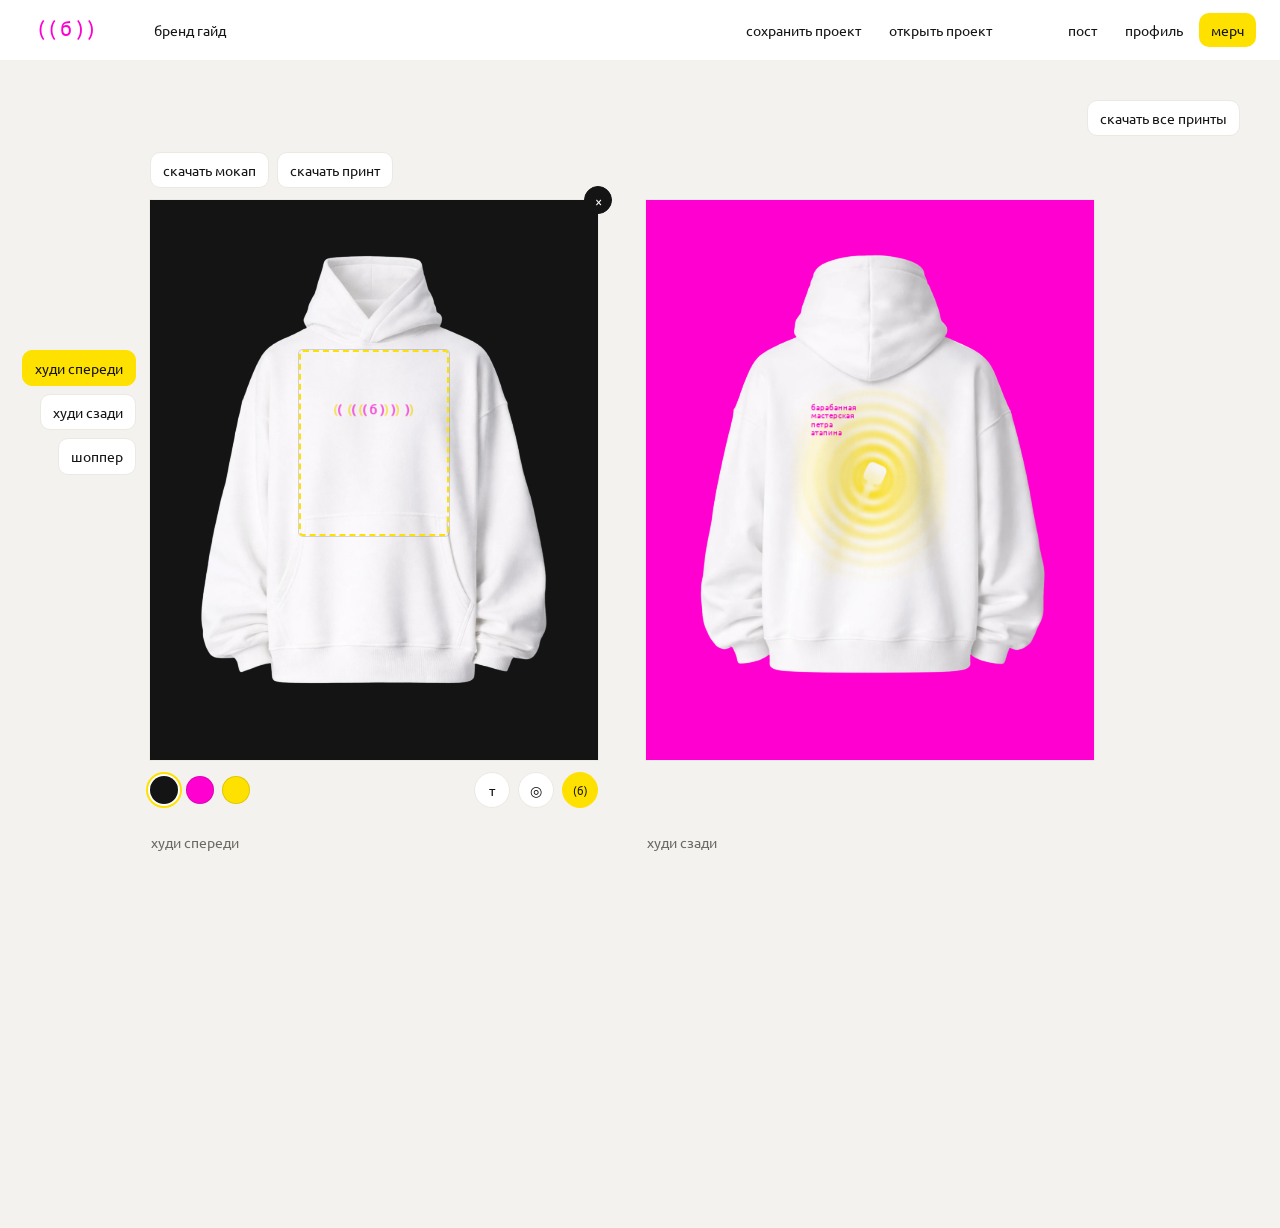
<file: merch.html>
<!doctype html>
<html lang="ru">
<head>
<meta charset="utf-8">
<meta name="viewport" content="width=device-width,initial-scale=1">
<title>барабанная: мерч</title>
<link rel="preconnect" href="https://fonts.googleapis.com"><link rel="preconnect" href="https://fonts.gstatic.com" crossorigin>
<link href="https://fonts.googleapis.com/css2?family=Ubuntu:wght@400;500;700&family=JetBrains+Mono:wght@400&family=Unbounded:wght@500&family=Comfortaa:wght@500&family=PT+Serif:wght@400&display=swap" rel="stylesheet">
<script>document.write('<link rel="stylesheet" href="studio.css?'+Date.now()+'">')</script>
</head>
<body data-page="merch">
<aside>
  <div class="brand"><canvas id="brand" width="120" height="24" style="width:120px;height:24px"></canvas><a href="guide.html">гайд</a></div>
  <div class="tabs" id="tabs"></div>
  <div id="panel"></div>
  <div class="foot"><button class="alt" id="rnd">другой вариант</button><button class="big" id="png">скачать PNG</button><button class="alt" id="pngall" style="display:none">скачать все фото</button></div>
</aside>
<main><div class="stage" id="stage"><canvas id="cv"></canvas><div class="amask"></div><button class="adir" id="adir" title="куда смотрит ручка — тяни по кругу" aria-label="куда смотрит ручка"></button></div><div class="side" id="side"></div></main>
<header class="topbar"><a class="tblogo" href="guide.html" title="бренд гайд"><canvas id="tbLogo"></canvas></a><a class="tbl" href="guide.html">бренд гайд</a>
  <nav class="tbnav"><a href="assets.html#posts">пост</a><a href="assets.html#profile">профиль</a><a href="#merch" data-k="merch">мерч</a></nav>
</header>
<div class="page" id="page">
  <section class="sec" id="merch"><div class="sechd" id="hdmerch"></div><div class="row" id="rowMerch"></div></section>
</div>
<div class="hint" id="hint"></div>
<div id="drop">брось фото</div>
<input type="file" id="file" accept="image/*" multiple hidden>
<script src="merch/mockups.js"></script>
<script>document.write('<script src="wave.js?'+Date.now()+'"><\/script><script src="studio.js?'+Date.now()+'"><\/script>')</script><!-- always the fresh engine and studio, never cached -->
</body>
</html>
</file>
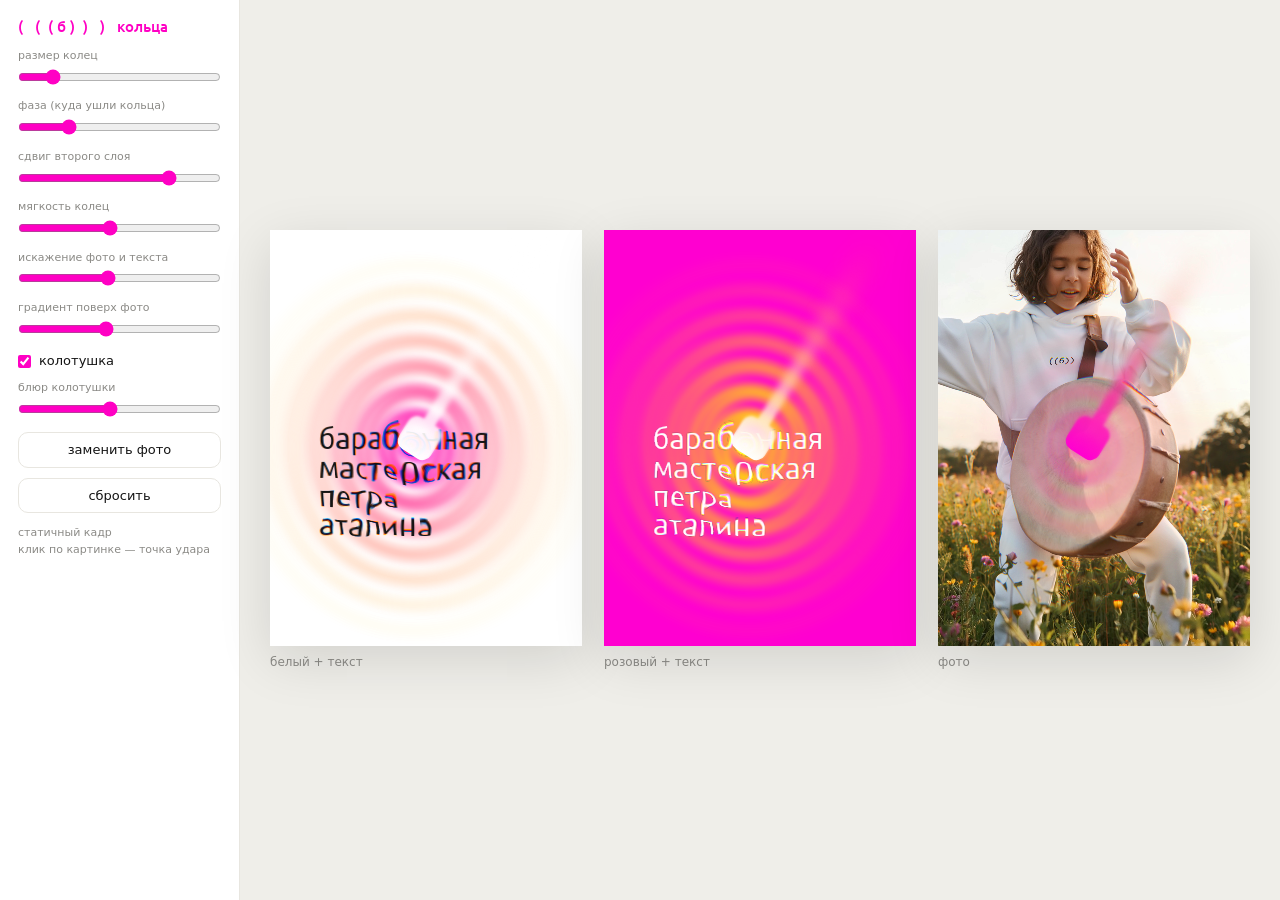
<file: preview.html>
<!doctype html>
<html lang="ru">
<head>
<meta charset="utf-8">
<meta name="viewport" content="width=device-width,initial-scale=1">
<title>(б) кольца — статика</title>
<link rel="preconnect" href="https://fonts.googleapis.com"><link rel="preconnect" href="https://fonts.gstatic.com" crossorigin>
<link href="https://fonts.googleapis.com/css2?family=Ubuntu:wght@400;500&display=swap" rel="stylesheet">
<style>
:root{--acc:#ff00c4;--ink:#141414;--mut:#8b8a86;--line:#e8e6e0;--bg:#efeee9}
*{box-sizing:border-box}
html,body{margin:0;height:100%}
body{display:flex;font:13px/1.35 system-ui,sans-serif;color:var(--ink);background:var(--bg);overflow:hidden}
button{font:inherit;color:inherit;cursor:pointer}
aside{width:240px;flex:none;height:100%;background:#fff;border-right:1px solid var(--line);padding:16px 18px;overflow:auto}
.logo{margin-right:.5em}
h1{font:500 15px Ubuntu,system-ui,sans-serif;color:var(--acc);white-space:nowrap;margin:0 0 4px}
.sec{padding:9px 0 1px}
.lab{font-size:11px;color:var(--mut);margin-bottom:5px}
input[type=range]{width:100%;accent-color:var(--acc);margin:0}
.chk{display:flex;gap:8px;align-items:center;cursor:pointer;padding:10px 0 2px}
.chk input{accent-color:var(--acc);margin:0}
.bgs{display:flex;gap:4px}.bgs button{border:1px solid var(--line);background:#fff;border-radius:99px;padding:5px 11px}.bgs button.on{background:var(--ink);color:#fff;border-color:var(--ink)}
.btn{width:100%;margin-top:10px;border:1px solid var(--line);background:#fff;border-radius:10px;padding:8px}
.note{font-size:11px;color:var(--mut);margin-top:12px;line-height:1.5}
main{flex:1;display:flex;align-items:center;justify-content:center;gap:22px;padding:30px;min-width:0}
figure{margin:0;display:flex;flex-direction:column;gap:8px}
figcaption{font-size:12px;color:var(--mut)}
.pn{position:relative;box-shadow:0 14px 50px rgba(0,0,0,.12);cursor:crosshair}
.pn canvas{display:block;position:absolute;inset:0;width:100%;height:100%}
</style>
</head>
<body>
<aside>
  <h1><span class="logo">(&nbsp;&nbsp;&nbsp;(&nbsp;&nbsp;(&nbsp;б&nbsp;)&nbsp;&nbsp;)&nbsp;&nbsp;&nbsp;)</span> кольца</h1>
  <div class="sec"><div class="lab">размер колец</div><input type="range" id="size" min=".4" max="1.8" step=".01"></div>
  <div class="sec"><div class="lab">фаза (куда ушли кольца)</div><input type="range" id="phase" min="0" max="1" step=".01"></div>
  <div class="sec"><div class="lab">сдвиг второго слоя</div><input type="range" id="shift" min="0" max=".08" step=".001"></div>
  <div class="sec"><div class="lab">мягкость колец</div><input type="range" id="soft" min="0" max="3" step=".01"></div>
  <div class="sec"><div class="lab">искажение фото и текста</div><input type="range" id="disp" min="0" max="2" step=".01"></div>
  <div class="sec"><div class="lab">градиент поверх фото</div><input type="range" id="tint" min="0" max="1" step=".01"></div>
  <label class="chk"><input type="checkbox" id="stk">колотушка</label>
  <div class="sec"><div class="lab">блюр колотушки</div><input type="range" id="sblur" min="0" max=".1" step=".001"></div>
  <button class="btn" id="ph">заменить фото</button>
  <button class="btn" id="rst">сбросить</button>
  <div class="note">статичный кадр<br>клик по картинке — точка удара</div>
</aside>
<main>
  <figure><div class="pn"><canvas class="gl"></canvas><canvas class="st"></canvas></div><figcaption>белый + текст</figcaption></figure>
  <figure><div class="pn"><canvas class="gl"></canvas><canvas class="st"></canvas></div><figcaption>розовый + текст</figcaption></figure>
  <figure><div class="pn"><canvas class="gl"></canvas><canvas class="st"></canvas></div><figcaption>фото</figcaption></figure>
</main>
<input type="file" id="file" accept="image/*" hidden>
<script src="sample-photo.js"></script>
<script>document.write('<script src="wave.js?'+Date.now()+'"><\/script>')</script><!-- always the fresh engine, never a cached one -->
<script>
'use strict';
const DEF={cx:.45,cy:.52,size:.6,phase:.23,shift:.061,angle:15,blur:0,soft:1.35,persp:0,sy:1.08,disp:.88,tint:.43,stick:true,sblur:.045};
const S=Object.assign({},DEF);
try{Object.assign(S,JSON.parse(localStorage.getItem('bb.static.v7')||'{}'))}catch(e){}
const save=()=>{try{localStorage.setItem('bb.static.v7',JSON.stringify(S))}catch(e){}};
// fixed panels: white bg + pink rings + dark text / pink bg + yellow rings + white text / photo + pink rings on top
const PANELS=[{bg:[1,1,1],grad:'pink',mode:2,ink:'#141414',sg:'white'},{bg:[1,0,.816],grad:'yellow',mode:2,ink:'#ffffff',sg:'orange'},{bg:[1,1,1],grad:'pink',mode:1,sg:'pinkorange'}];
const pn=[...document.querySelectorAll('.pn')];
const gls=pn.map(p=>p.querySelector('.gl')),sts=pn.map(p=>p.querySelector('.st'));
const E=gls.map(c=>Wave.make(c));

function textCanvas(w,h,ink){
  const c=document.createElement('canvas');c.width=w;c.height=h;const x=c.getContext('2d');
  const fs=w*.095;x.font=`400 ${fs}px Ubuntu`;x.fillStyle=ink;x.textBaseline='alphabetic';
  ['барабанная','мастерская','петра','атапина'].forEach((l,i)=>x.fillText(l,w*.155,h*.47+fs*.8+i*fs*.98));
  return c;
}
function layout(){
  const main=document.querySelector('main');
  let w=(main.clientWidth-60-44)/3,h=w*4/3;if(h>main.clientHeight-90){h=main.clientHeight-90;w=h*3/4}
  const dpr=Math.min(devicePixelRatio||1,2);
  pn.forEach(p=>{p.style.width=Math.floor(w)+'px';p.style.height=Math.floor(h)+'px'});
  [...gls,...sts].forEach(c=>{c.width=Math.round(w*dpr);c.height=Math.round(h*dpr)});
  PANELS.forEach((p,i)=>{if(p.mode===2&&E[i])E[i].setImage(textCanvas(gls[i].width,gls[i].height,p.ink))});
  draw();
}
function draw(){
  const base={cx:S.cx,cy:S.cy,size:S.size,phase:S.phase,shift:S.shift,angle:S.angle,blur:0,soft:S.soft,persp:0,sy:S.sy,disp:S.disp,rgb:.35,tint:S.tint};
  E.forEach((e,i)=>e&&e.draw(Object.assign({},base,PANELS[i])));
  sts.forEach((c,i)=>Wave.stick(c.getContext('2d'),c.width,c.height,{on:S.stick,cx:S.cx+.03,cy:S.cy-.02,angle:-58,grad:PANELS[i].sg,blur:S.sblur}));
}
function setPhoto(src){const im=new Image();im.onload=()=>{E[2]&&E[2].setImage(im);draw()};im.src=src}
function bindAll(){for(const k of['size','phase','shift','soft','disp','tint','sblur']){const el=document.getElementById(k);el.value=S[k];el.oninput=()=>{S[k]=+el.value;save();draw()}}
  const st=document.getElementById('stk');st.checked=S.stick;st.onchange=()=>{S.stick=st.checked;save();draw()}}
bindAll();
pn.forEach(p=>p.onpointerdown=e=>{const r=p.getBoundingClientRect();S.cx=(e.clientX-r.left)/r.width;S.cy=(e.clientY-r.top)/r.height;save();draw()});
document.getElementById('ph').onclick=()=>document.getElementById('file').click();
document.getElementById('file').onchange=e=>{const f=e.target.files[0];if(f)setPhoto(URL.createObjectURL(f));e.target.value=''};
document.getElementById('rst').onclick=()=>{Object.assign(S,DEF);save();bindAll();draw()};
addEventListener('resize',layout);
layout();setPhoto(window.SAMPLE_PHOTO);
document.fonts.load('400 40px Ubuntu').then(layout).catch(()=>{});
</script>
</body>
</html>
</file>
<file: studio.css>
:root{--pink:#ff00d0;--yellow:#ffe100;--ink:#141414;--mut:#6b6964;--line:#ebe9e4;--bg:#f3f2ef}
*{box-sizing:border-box}
html,body{margin:0;height:100%}
body{font:14px/1.45 Ubuntu,system-ui,sans-serif;color:var(--ink);background:var(--bg)}
button{font:inherit;color:inherit;cursor:pointer}
aside{position:fixed;left:0;top:0;bottom:0;width:270px;overflow-y:auto;display:flex;flex-direction:column;background:#fff;border-right:1px solid var(--line);padding:20px 18px 24px;z-index:5}
.brand{display:flex;align-items:center;justify-content:space-between;margin-bottom:18px}
.brand a{font-size:13px;color:var(--mut);text-decoration:none}
.brand a:hover{color:var(--ink)}
.tabs{display:grid;grid-template-columns:1fr 1fr;gap:4px;margin-bottom:6px}
.tabs button{border:0;background:#f4f2ef;border-radius:10px;padding:10px;font-weight:500;text-align:left}
.tabs button.on{background:var(--yellow)}
.sec{padding:12px 0 2px}
.lab{font-size:11px;color:var(--mut);margin-bottom:6px;display:flex;justify-content:space-between}
.chips{display:flex;flex-wrap:wrap;gap:4px}
.chips button{border:1px solid var(--line);background:#fff;border-radius:14px;padding:5px 11px;white-space:pre;text-align:left}
.chips button.on{background:var(--yellow);color:var(--ink);border-color:var(--yellow)}
.chips.dir button{width:36px;padding:5px 0;text-align:center}
input[type=range]{width:100%;accent-color:var(--pink);margin:2px 0 0}
.chk{display:flex;gap:8px;align-items:center;cursor:pointer;padding:3px 0}
.chk input{accent-color:var(--pink);margin:0}
.add{width:100%;border:1.5px dashed #d6d3cb;background:#faf9f6;border-radius:10px;padding:9px;color:var(--mut)}
.add:hover{border-color:var(--pink);color:var(--pink)}
.foot{display:grid;gap:6px;margin-top:auto;position:sticky;bottom:0;background:#fff;padding:14px 0 2px}
.big{background:var(--pink);color:#fff;border:0;border-radius:12px;padding:11px;font-weight:500}
.alt{border:1px solid var(--line);background:#fff;border-radius:12px;padding:10px}
.note{font-size:12px;color:var(--mut);margin-top:6px}
main{position:fixed;left:270px;right:0;top:0;bottom:0;display:flex;align-items:center;justify-content:center;gap:40px;padding:40px}
.stage{position:relative;flex:none;outline:1px solid var(--line)}
.stage canvas{display:block;cursor:crosshair}
.stage.round{outline:0}
/* the avatar is a square file; the circle is only how instagram shows it: corners stay visible, dimmed */
.amask{position:absolute;inset:0;pointer-events:none;background:radial-gradient(circle closest-side,transparent 99.4%,rgba(243,242,239,.82) 100%)}
.stage:not(.round) .amask,.stage:not(.round) .adir{display:none}
/* handle direction: a dot just outside the circle, drag it around */
.adir{position:absolute;width:22px;height:22px;margin:-11px 0 0 -11px;border-radius:50%;border:2px solid var(--ink);background:var(--yellow);padding:0;cursor:grab;touch-action:none}
.adir:focus-visible{outline:2px solid var(--pink);outline-offset:2px}
.side{display:flex;flex-direction:column;gap:22px;align-items:center}
.side figure{margin:0;display:flex;flex-direction:column;align-items:center;gap:6px;font-size:12px;color:var(--mut)}
.side canvas{border-radius:50%;outline:1px solid var(--line)}
.side.strip{max-height:calc(100vh - 80px);overflow-y:auto;gap:10px;padding:4px}
.th{width:96px;height:120px;border-radius:8px;background:#ddd center/cover;position:relative;cursor:pointer;flex:none;outline:2px solid transparent;outline-offset:2px}
.th.on{outline-color:var(--ink)}
.th b{position:absolute;top:-6px;right:-6px;width:20px;height:20px;border-radius:50%;background:var(--ink);color:#fff;font-size:12px;line-height:20px;text-align:center}
.plus{width:96px;height:120px;flex:none;border:2px dashed #cfcbc3;border-radius:8px;background:transparent;font-size:34px;color:#b5b1a8;font-weight:300}
.plus:hover{border-color:var(--pink);color:var(--pink)}
.row{position:fixed;left:270px;right:0;top:0;bottom:0;display:none;align-items:flex-start;gap:48px;padding:40px 40px 30px;overflow:auto}
.card{flex:none;display:flex;flex-direction:column;gap:12px}
.card canvas{display:block;outline:1px solid var(--line);touch-action:none}
.card .plus{border:1.5px solid #cfcbc3;border-radius:2px;background:#fff;font-size:30px;font-weight:300;color:var(--ink)}
.card .plus span{display:block;font-size:14px;font-weight:400;color:var(--mut);margin-top:6px}
.card .plus:hover{border-color:var(--pink);color:var(--pink)}
.pic{position:relative}
.del{position:absolute;top:-10px;right:-10px;width:26px;height:26px;border-radius:50%;border:0;background:var(--ink);color:#fff;font-size:15px;line-height:26px;padding:0;box-shadow:0 2px 8px rgba(0,0,0,.25)}
.del:hover{background:var(--pink)}
.ctl{display:flex;flex-direction:column;gap:8px}
.grp{display:flex;flex-direction:column;gap:6px}
.ctl{gap:20px!important}
.gl{font-size:11px;color:var(--mut)}
.compass{display:grid;grid-template-columns:repeat(3,28px);grid-template-rows:repeat(3,28px);gap:3px;flex:none}
.compass button{border:1px solid var(--line);background:#fff;border-radius:7px;padding:0;font-size:13px;line-height:1}
.compass button.on{background:var(--yellow);color:var(--ink);border-color:var(--yellow)}
.compass i{display:block}
.sl{display:flex;flex-direction:column;gap:3px;flex:1;min-width:120px;font-size:12px;color:var(--mut)}
.sl input{width:100%}
.col{display:flex;flex-direction:column;gap:6px;flex:1}
.posrow{align-items:flex-start!important}
.sub{display:flex;flex-direction:column;gap:8px;padding-left:12px;border-left:2px solid var(--line)}
.tg{align-self:flex-start;border:1px solid var(--line);background:#fff;border-radius:14px;padding:5px 12px}
.tg.on{background:var(--ink);color:#fff;border-color:var(--ink)}
.row .card{margin-top:64px;margin-bottom:96px}
.card.active{z-index:3}
/* instagram phone next to the avatar */
.igcard{align-self:flex-start;margin-top:64px}
/* just the two phones, to the left of the eye */
.igpanel{position:fixed;top:76px;right:24px;z-index:15;opacity:0;transform:translateX(24px);pointer-events:none;transition:opacity .2s,transform .2s}
.igpanel.on{opacity:1;transform:none;pointer-events:auto}.igpanel .igcard{margin:0}
@media (prefers-reduced-motion:reduce){.igpanel{transition:none}}
.igeye{position:fixed;top:20px;right:20px;width:44px;height:44px;border-radius:50%;border:1px solid var(--line);background:#fff;z-index:16;place-items:center;padding:0;cursor:pointer}
.igeye svg{width:22px;height:22px;fill:none;stroke:var(--ink);stroke-width:1.8}
.igeye.on{background:var(--yellow);border-color:var(--yellow)}
.ighd.c b{text-align:center;margin:0}.ighd.c span{width:14px}
.igun{font-size:14px;font-weight:600}
.igstory span{max-width:70px;white-space:nowrap;overflow:hidden;text-overflow:ellipsis;font-size:12px}
.igun span{font-weight:400;margin-left:4px}
.igmore{color:#8e8e8e}.iglink{color:#3156d6;margin-top:4px}
.igfb{display:flex;align-items:center;gap:8px;padding:0 16px 10px;font-size:12px;line-height:1.3}.igfa{display:flex;flex:none}.igfa i{width:22px;height:22px;border-radius:50%;background:#ddd;border:2px solid #fff;margin-left:-7px}.igfa i:first-child{margin-left:0}
.igbt span.sq{flex:none;width:30px}
.igstory canvas{width:64px;height:64px;border-radius:50%;box-sizing:border-box;border:2px solid #fff;outline:1px solid #dbdbdb}
.hltitle{position:absolute;left:0;right:0;top:calc(100% + 64px);font:inherit;font-size:14px;border:1px solid var(--line);border-radius:10px;padding:7px 10px;background:#fff}
.hltitle.avlabel{border-color:transparent;background:none;color:var(--mut);padding-left:0}
.hltitle:focus{outline:2px solid var(--yellow);border-color:var(--yellow)}
.igwrap{width:calc(390px*var(--igk,.8));height:calc(844px*var(--igk,.8));flex:none}
.igph{width:390px;height:844px;transform:scale(var(--igk,.8));transform-origin:0 0;touch-action:pan-y;cursor:grab;user-select:none;box-sizing:border-box;flex:none;border:12px solid var(--ink);border-radius:56px;background:var(--ink);overflow:hidden;font:13px -apple-system,system-ui,sans-serif;color:#111}
.igtrack{display:flex;width:300%;height:100%;transition:transform .25s}.igtrack.still{transition:none}
.igs{background:#fff;width:33.3333%;flex:none;height:100%;box-sizing:border-box;padding:12px 0 18px;overflow:hidden}
.igst3{background:var(--ink);color:#fff;padding-bottom:0}
.igmedia{position:relative;border-radius:10px;overflow:hidden;color:#fff}.igmedia.light{color:var(--ink)}.igmedia canvas{display:block}.igmedia>canvas{width:100%}
.igbar{position:absolute;left:10px;right:10px;top:10px;height:2px;border-radius:2px;background:color-mix(in srgb,currentColor 35%,transparent)}.igbar i{display:block;height:100%;border-radius:2px;background:currentColor}
.igwho{position:absolute;left:12px;right:12px;top:22px;display:flex;align-items:center;gap:8px;font-size:13px}.igwho span{opacity:.75}.igwho .igx{margin-left:auto;font-size:26px;line-height:1;opacity:1}
.igreply{display:flex;align-items:center;gap:16px;padding:14px 16px;font-size:20px}.igreply span{flex:1;border:1px solid #6b6964;border-radius:22px;padding:10px 16px;font-size:13px}.igreply i{font-style:normal}
.igdotsnav{display:flex;justify-content:center;gap:4px;margin-top:10px}.igdotsnav button{border:0;background:none;border-radius:10px;padding:6px 12px;font:inherit;color:var(--mut)}.igdotsnav button.on{background:var(--yellow);color:var(--ink)}
@media (prefers-reduced-motion:reduce){.igtrack{transition:none}}
.igsb{display:flex;justify-content:space-between;padding:0 22px 8px;font-size:13px}
.ighd{display:flex;align-items:center;padding:4px 16px 12px;font-size:18px}.ighd b{flex:1;margin-left:14px;font-size:17px}
.igtop{display:flex;align-items:center;gap:18px;padding:0 16px}
.igav{border-radius:50%;display:block;flex:none}
.igst>b{font-size:14px}.ignums{display:flex;gap:16px;margin-top:6px}.ignums div{display:flex;flex-direction:column;font-size:12px}.ignums b{font-size:16px}
.igbio{padding:10px 16px 10px;line-height:1.4}
.igbt{display:flex;gap:6px;padding:0 16px}.igbt span{flex:1;text-align:center;background:#efefef;border-radius:8px;padding:6px 0;font-weight:600}
.igstories{display:flex;gap:12px;padding:12px 16px;overflow:hidden}.igstory{display:flex;flex-direction:column;align-items:center;gap:4px;font-size:11px}.igstory i{width:54px;height:54px;border-radius:50%;border:1px solid #ddd;background:#f6f6f6}
.igcm{display:flex;gap:10px;padding:8px 14px 0;line-height:1.35}
.igau{display:flex;align-items:center;gap:10px;padding:0 14px 10px}.igau b{flex:1}.igdots{font-size:16px}
.igpost{display:block;width:100%}
.igtabs{display:flex;margin-top:6px}.igtabs i{flex:1;display:grid;place-items:center;height:34px;border-bottom:1px solid #efefef}.igtabs i.on{border-bottom:2px solid #111}
.igtabs svg{width:18px;height:18px;fill:#111}.igtabs svg.ol{fill:none;stroke:#8e8e8e;stroke-width:1.8}.igtabs svg.ol path{fill:none}
.iggrid{display:grid;grid-template-columns:repeat(3,1fr);gap:2px}.iggrid canvas{width:100%;aspect-ratio:4/5;display:block}
.igacts{padding:8px 14px 2px;font-size:18px;letter-spacing:2px}
.igcap{padding:0 14px 4px;font-size:11.5px;line-height:1.35}.igcap>div{margin-top:2px}

.iggray{width:28px;height:28px;border-radius:50%;background:#e4e4e4;flex:none}.igmeta{color:#8e8e8e;font-size:11px;margin-top:3px}
.lock{position:absolute;top:-48px;right:-42px;   /* in the gap, on the level of the top buttons: the side tools never cover it */width:36px;height:36px;border-radius:50%;border:1px solid var(--line);background:#fff;padding:0;z-index:4;display:grid;place-items:center}
.lock svg{width:18px;height:18px;fill:none;stroke:var(--ink);stroke-width:2;stroke-linecap:round}
.lock.on{background:var(--yellow);border-color:var(--yellow)}
.lock:hover{border-color:var(--ink)}   /* neighbours stay put, the tools overlap them */
.row{padding-left:150px}   /* room for the first post's tools */
/* one menu on top, both editors on one page */
aside,main{display:none!important}
.topbar{position:fixed;top:0;left:0;right:0;height:60px;display:flex;align-items:center;gap:28px;padding:0 24px;background:#fff;z-index:20}
.tblogo canvas{display:block}.tbl,.tbnav a{color:var(--ink);text-decoration:none;padding:7px 12px;border-radius:10px}
.tbl:hover,.tbnav a:hover{background:#f4f2ef}
.tbnav{display:flex;gap:4px;margin-left:auto}.tbnav a.on{background:var(--yellow)}
.tbeye{display:flex;align-items:center;gap:8px;border:1px solid var(--line);background:#fff;border-radius:22px;padding:6px 14px 6px 10px;font:inherit;cursor:pointer}
.tbeye svg{width:20px;height:20px;fill:none;stroke:var(--ink);stroke-width:1.8}.tbeye.on{background:var(--yellow);border-color:var(--yellow)}
.page{padding-top:60px;padding-bottom:40vh}   /* room to scroll the last row up to the middle of the screen */
.sec{scroll-margin-top:60px}
.sechd{display:flex;align-items:center;gap:10px;padding:28px calc(40px + var(--pv,0px)) 0 150px;min-height:36px}
.sechd .sp{flex:1}
.page .row{position:static;display:flex;overflow-x:auto;overflow-y:hidden;padding-top:0;padding-right:calc(40px + var(--pv,0px));padding-bottom:10px}
.card.static{cursor:pointer}.card.static canvas{outline:1px solid var(--line)}
.dtop{position:absolute;left:0;right:0;bottom:calc(100% + 12px);display:flex;justify-content:space-between;align-items:center}
.tline{position:absolute;left:0;right:0;top:calc(100% + 60px);display:flex;align-items:center;gap:8px}
.tline .circ{flex:none;display:grid;place-items:center}
.tline svg{width:16px;height:16px;fill:var(--ink);stroke:var(--ink)}
.tdw{display:flex;align-items:center;gap:4px;flex:none;font-size:13px;color:var(--mut)}
.tdur{width:52px;height:36px;border:1px solid var(--line);border-radius:18px;text-align:center;font:inherit;font-size:13px;color:var(--ink);background:#fff;padding:0 4px}
.tdur:focus{outline:2px solid var(--yellow);border-color:var(--yellow)}
.ttrack{position:relative;flex:1;height:36px;cursor:pointer;touch-action:none;margin:0 9px}
.ttrack::before{content:'';position:absolute;left:0;right:0;top:17px;height:2px;background:var(--line)}
.ttick{position:absolute;top:13px;width:1px;height:10px;background:#d8d5cf}
.thead{position:absolute;top:2px;bottom:2px;width:2px;margin-left:-1px;background:var(--pink);pointer-events:none}
.tmark{position:absolute;top:50%;width:18px;height:18px;margin:-9px 0 0 -9px;border-radius:50%;border:2px solid var(--ink);background:#fff;padding:0;cursor:ew-resize;z-index:1}
.tmark.on{background:var(--yellow);border-color:var(--yellow)}
.tmark:focus-visible{outline:2px solid var(--pink)}
.dbot{position:absolute;left:0;right:0;top:calc(100% + 12px);display:flex;justify-content:space-between;align-items:center}
.dgrp{display:flex;gap:8px;align-items:center}
.dleft{position:absolute;right:calc(100% + 14px);display:flex;flex-direction:column;align-items:flex-end;gap:8px;width:100px}
.kico{display:flex;align-items:center;gap:8px}
.klab{font-size:12px;color:var(--mut);text-align:right;white-space:nowrap}
.kico:hover .klab,.kico:focus-within .klab{color:var(--ink)}
.dleft.lab{width:auto}
.dleft .gap{height:6px}
.sws.wrap{justify-content:flex-end}
.dleft select{font:inherit;font-size:12px;border:1px solid var(--line);border-radius:10px;padding:4px 6px;background:#fff;width:100px}
.sws.col{flex-direction:column;align-items:flex-end}
.circ{width:36px;height:36px;border-radius:50%;border:1px solid var(--line);background:#fff;padding:0;font-size:14px;line-height:1}
.circ.on{background:var(--yellow);color:var(--ink);border-color:var(--yellow)}
.circ.lg{font-size:11px}
.circ.del2{position:absolute;top:-14px;right:-14px;width:28px;height:28px;background:var(--ink);color:#fff;border-color:var(--ink);font-size:13px;z-index:7}
.circ.del2:hover{background:var(--pink);color:#fff;border-color:var(--pink)}
.rect{border:1px solid var(--line);background:#fff;border-radius:10px;padding:7px 12px}
.rect:hover{border-color:var(--ink)}
.rect.on{background:var(--yellow);border-color:var(--yellow)}
.dleft .rect{white-space:nowrap}
.pic{position:relative}
.ov{position:absolute;inset:0;cursor:pointer}
.kinds{display:flex;flex-direction:column;gap:4px;align-items:flex-end}
.kind{border:1px solid var(--line);background:#fff;border-radius:8px;padding:2px;line-height:0}
.kind.on{border-color:var(--yellow);box-shadow:0 0 0 2px var(--yellow)}
.snap{position:absolute;border:1.5px dashed rgba(20,20,20,.35);border-radius:4px;pointer-events:none}
.snap.on{border:2px solid var(--yellow);background:rgba(255,225,0,.18)}
.selbox{position:absolute;border:2px dashed var(--yellow);border-radius:4px;pointer-events:none;box-shadow:0 0 0 1px rgba(0,0,0,.15)}
.ontext{position:absolute;margin:0;padding:0;border:0;outline:2px dashed var(--yellow);outline-offset:6px;background:transparent;font-family:Ubuntu;line-height:1.04;resize:none;overflow:hidden;caret-color:var(--pink)}
.card{position:relative}
.tools{position:absolute;left:calc(100% + 16px);width:230px;display:flex;flex-direction:column;gap:12px;padding:14px;background:#fff;border:1px solid var(--line);border-radius:14px;z-index:6}
.trow{display:flex;gap:8px;align-items:center;flex-wrap:wrap}
.tb{border:1px solid var(--line);background:#fff;border-radius:12px;padding:5px 11px;min-height:30px}
.tb.on{background:var(--ink);color:#fff;border-color:var(--ink)}
.tools select{font:inherit;border:1px solid var(--line);border-radius:10px;padding:6px 8px;background:#fff;width:100%}
.knob{display:flex;flex-direction:column;align-items:center;gap:2px;cursor:ns-resize;user-select:none;touch-action:none;font-size:11px;color:var(--mut);border-radius:10px;padding:2px}
.knob svg{width:36px;height:36px}
.knob span{display:none}
.knob{padding:0!important}
.knob .kt{fill:#fff;stroke:var(--line);stroke-width:2.5}
.knob .kv{fill:none;stroke:var(--yellow);stroke-width:3;stroke-linecap:round}
.stk{width:36px;height:36px;border-radius:50%;border:1px solid var(--line);background:#fff;cursor:grab;touch-action:none;user-select:none}
.stk svg{width:100%;height:100%;display:block}
.stk line{stroke:var(--mut);stroke-width:3;stroke-linecap:round}.stk circle{fill:var(--mut)}
.stk.on{background:var(--yellow);border-color:var(--yellow)}.stk.on line{stroke:var(--ink)}.stk.on circle{fill:var(--ink)}
.stk:focus-visible{outline:2px solid var(--pink)}
.knob .kh{fill:var(--ink)}
.knob .kp{stroke:var(--ink);stroke-width:2.5;stroke-linecap:round}
.knob:focus-visible{outline:2px solid var(--pink)}
.hint2{font-size:12px;color:var(--mut)}
.ctl textarea{font:inherit;border:1px solid var(--line);border-radius:10px;padding:7px 9px;resize:vertical;background:#fff}
.ctl select{font:inherit;border:1px solid var(--line);border-radius:10px;padding:6px 8px;background:#fff}
.posrow{display:flex;gap:10px;align-items:center}.posrow input{flex:1}
.acts{display:flex;gap:6px}.acts button{border:1px solid var(--line);background:#fff;border-radius:10px;padding:5px 10px;font-size:13px}
.sws{display:flex;gap:8px}
.sw{width:28px;height:28px;border-radius:50%;border:0;padding:0;box-shadow:inset 0 0 0 1px rgba(0,0,0,.12);background-size:cover}
.sw.on{box-shadow:0 0 0 2px #fff,0 0 0 4px var(--yellow)}
#toast{position:fixed;right:24px;top:76px;transform:translateY(-12px);opacity:0;pointer-events:none;background:var(--ink);color:#fff;border-radius:12px;padding:10px 14px;display:flex;gap:14px;align-items:center;transition:opacity .2s,transform .2s;z-index:20}
#toast.on{opacity:1;transform:translateY(0);pointer-events:auto}
#toast button{border:0;background:var(--yellow);color:var(--ink);border-radius:8px;padding:4px 10px;font-weight:500}
@media (prefers-reduced-motion:reduce){#toast{transition:none}}
.hint{position:fixed;right:22px;bottom:18px;font-size:12px;color:var(--mut)}
#drop{position:fixed;inset:72px 12px 12px 12px;border:2px dashed var(--pink);border-radius:18px;display:none;place-items:center;color:var(--pink);font-weight:500;background:rgba(255,0,208,.04);pointer-events:none;z-index:9}
#drop.on{display:grid}
button:focus-visible,a:focus-visible,select:focus-visible,input:focus-visible{outline:2px solid var(--pink);outline-offset:2px}
.tbbtn{border:0;background:none;font:inherit;cursor:pointer}
.tbproj{display:flex;gap:4px;margin-left:auto}.tbproj+.tbnav{margin-left:24px}
</file>
